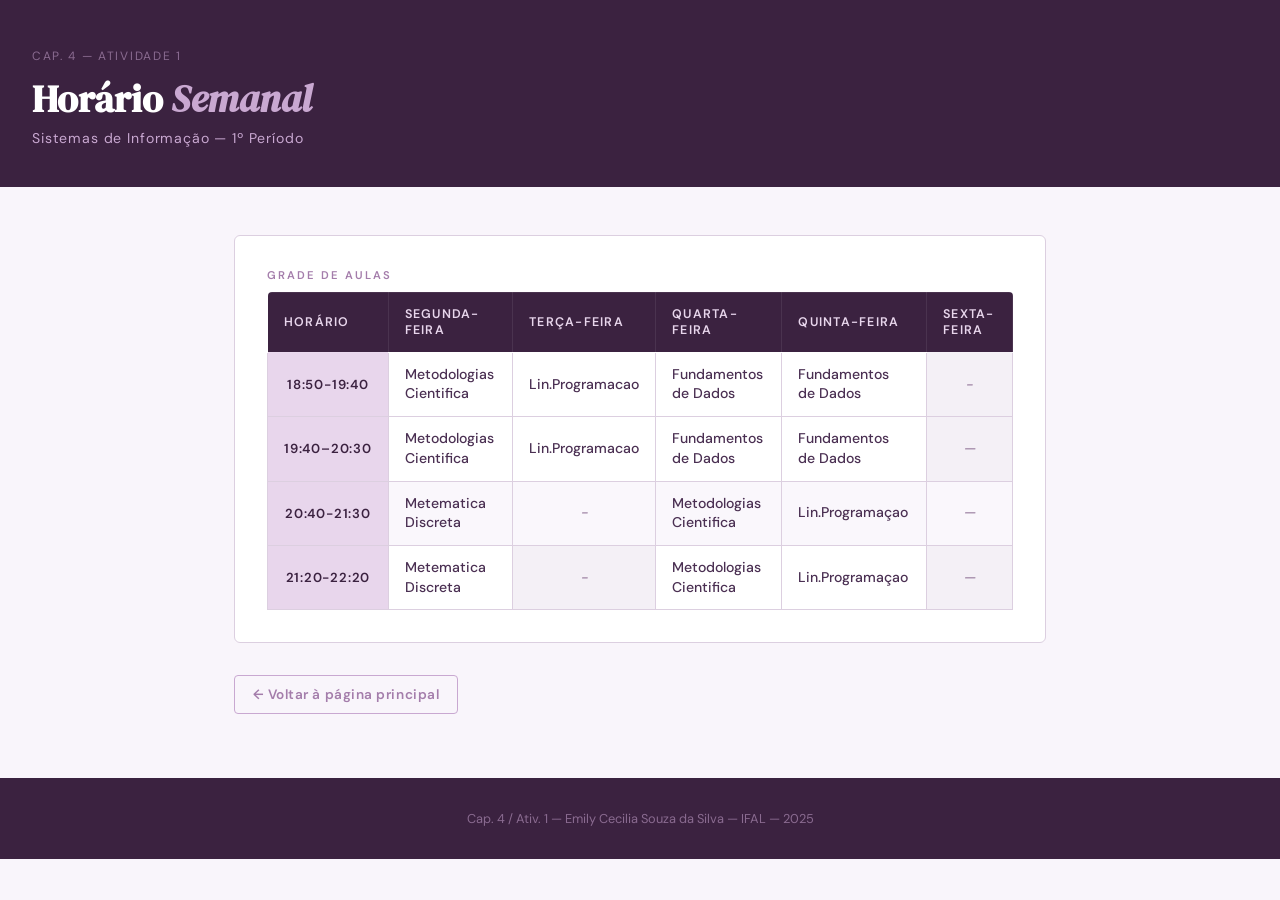
<file: cap04/at01.html>
<!DOCTYPE html>
<html lang="pt-BR">

<head>
    <meta charset="UTF-8" />
    <meta name="viewport" content="width=device-width, initial-scale=1.0" />
    <title>Horário Semanal — Cap. 4 / Ativ. 1</title>
    <link
        href="https://fonts.googleapis.com/css2?family=DM+Serif+Display:ital@0;1&family=DM+Sans:wght@300;400;500;600&display=swap"
        rel="stylesheet" />
    <style>
        :root {
            --bg: #f9f5fb;
            --ink: #3b2240;
            --primary: #A47DAB;
            --accent: #c9a8d1;
            --highlight: #e8d6ec;
            --text-body: #4a2f52;
            --muted: #8a6b90;
            --card: #ffffff;
            --border: #dccfe0;
            --free: #f4f0f6;
        }

        *,
        *::before,
        *::after {
            box-sizing: border-box;
            margin: 0;
            padding: 0;
        }

        body {
            font-family: 'DM Sans', sans-serif;
            background: var(--bg);
            color: var(--text-body);
            min-height: 100vh;
        }

        header {
            background: var(--ink);
            color: var(--highlight);
            padding: 3rem 2rem 2.5rem;
        }

        header p.breadcrumb {
            font-size: .75rem;
            letter-spacing: .14em;
            text-transform: uppercase;
            color: var(--muted);
            margin-bottom: .8rem;
        }

        header h1 {
            font-family: 'DM Serif Display', serif;
            font-size: clamp(1.6rem, 4vw, 2.4rem);
            color: #fff;
            line-height: 1.15;
        }

        header h1 span {
            color: var(--accent);
            font-style: italic;
        }

        header p.subtitle {
            margin-top: .5rem;
            font-size: .88rem;
            color: var(--accent);
            letter-spacing: .06em;
        }

        main {
            max-width: 860px;
            margin: 0 auto;
            padding: 3rem 1.5rem 4rem;
        }

        .card {
            background: var(--card);
            border: 1px solid var(--border);
            border-radius: 6px;
            padding: 2rem;
            margin-bottom: 2rem;
        }

        .section-label {
            font-size: .7rem;
            font-weight: 600;
            letter-spacing: .18em;
            text-transform: uppercase;
            color: var(--primary);
            margin-bottom: .6rem;
        }

        .table-wrapper {
            overflow-x: auto;
        }

        table {
            width: 100%;
            border-collapse: collapse;
            font-size: .88rem;
        }

        thead th {
            background: var(--ink);
            color: var(--highlight);
            font-weight: 600;
            font-size: .78rem;
            letter-spacing: .1em;
            text-transform: uppercase;
            padding: .85rem 1rem;
            text-align: left;
            border: 1px solid rgba(255, 255, 255, .08);
        }

        thead th:first-child {
            border-radius: 4px 0 0 0;
        }

        thead th:last-child {
            border-radius: 0 4px 0 0;
        }

        tbody th {
            background: var(--highlight);
            color: var(--ink);
            font-weight: 600;
            font-size: .82rem;
            letter-spacing: .06em;
            padding: .75rem 1rem;
            white-space: nowrap;
            border: 1px solid var(--border);
        }

        tbody td {
            padding: .75rem 1rem;
            border: 1px solid var(--border);
            color: var(--text-body);
            line-height: 1.4;
        }

        tbody tr:nth-child(even) td {
            background: #faf7fc;
        }

        tbody tr:hover td,
        tbody tr:hover th {
            background: var(--highlight);
            transition: background .15s;
        }

        td.livre {
            color: var(--muted);
            font-style: italic;
            text-align: center;
            background: var(--free);
        }

        td.disc {
            font-weight: 500;
        }

        .back-link {
            display: inline-flex;
            align-items: center;
            gap: .4rem;
            color: var(--primary);
            text-decoration: none;
            font-size: .85rem;
            font-weight: 600;
            letter-spacing: .04em;
            padding: .6rem 1.1rem;
            border: 1px solid var(--accent);
            border-radius: 4px;
            transition: background .2s, color .2s;
        }

        .back-link:hover {
            background: var(--primary);
            color: #fff;
        }

        footer {
            background: var(--ink);
            color: var(--muted);
            text-align: center;
            padding: 2rem 1rem;
            font-size: .8rem;
        }
    </style>
</head>

<body>

    <header>
        <p class="breadcrumb">Cap. 4 &mdash; Atividade 1</p>
        <h1>Horário <span>Semanal</span></h1>
        <p class="subtitle">Sistemas de Informação &mdash; 1º Período</p>
    </header>

    <main>
        <div class="card">
            <p class="section-label">Grade de aulas</p>

            <div class="table-wrapper">
          
                <table>
                    <thead>
                        <tr>
                            <th scope="col">Horário</th>
                            <th scope="col">Segunda-feira</th>
                            <th scope="col">Terça-feira</th>
                            <th scope="col">Quarta-feira</th>
                            <th scope="col">Quinta-feira</th>
                            <th scope="col">Sexta-feira</th>
                        </tr>
                    </thead>
                    <tbody>
                        <tr>
                            <th scope="row">18:50-19:40</th>
                            <td class="disc">Metodologias Cientifica</td>
                            <td class="disc">Lin.Programacao</td>
                            <td class="disc">Fundamentos de Dados </td>
                            <td class="disc">Fundamentos de Dados </td>
                            <td class="livre">-</td>
                        </tr>
                        <tr>
                        <tr>
                            <th scope="row">19:40–20:30</th>
                            <td class="disc">Metodologias Cientifica</td>
                            <td class="disc">Lin.Programacao</td>
                            <td class="disc">Fundamentos de Dados</td>     
                            <td class="disc">Fundamentos de Dados
                            <td class="livre">—</td>
                        </tr>
                        <tr>
                            <th scope="row">20:40-21:30</th>
                            <td class="disc">Metematica Discreta</td>
                            <td class="livre">-</td>
                            <td class="disc">Metodologias Cientifica</td>
                            <td class="disc">Lin.Programaçao</td>
                            <td class="livre">—</td>
                        </tr>
                        <tr>
                            <th scope="row">21:20-22:20</th>
                            <td class="disc">Metematica Discreta</td>
                            <td class="livre">-</td>
                            <td class="disc">Metodologias Cientifica</td>
                            <td class="disc">Lin.Programaçao</td>
                            <td class="livre">—</td>
                        </tr>
                    </tbody>
                </table>
            </div>
        </div>

        <a class="back-link" href="../index.html">&#8592; Voltar à página principal</a>
    </main>

    <footer>
        <p>Cap. 4 / Ativ. 1 &mdash; Emily Cecilia Souza da Silva &mdash; IFAL &mdash; 2025</p>
    </footer>

</body>

</html>
</file>
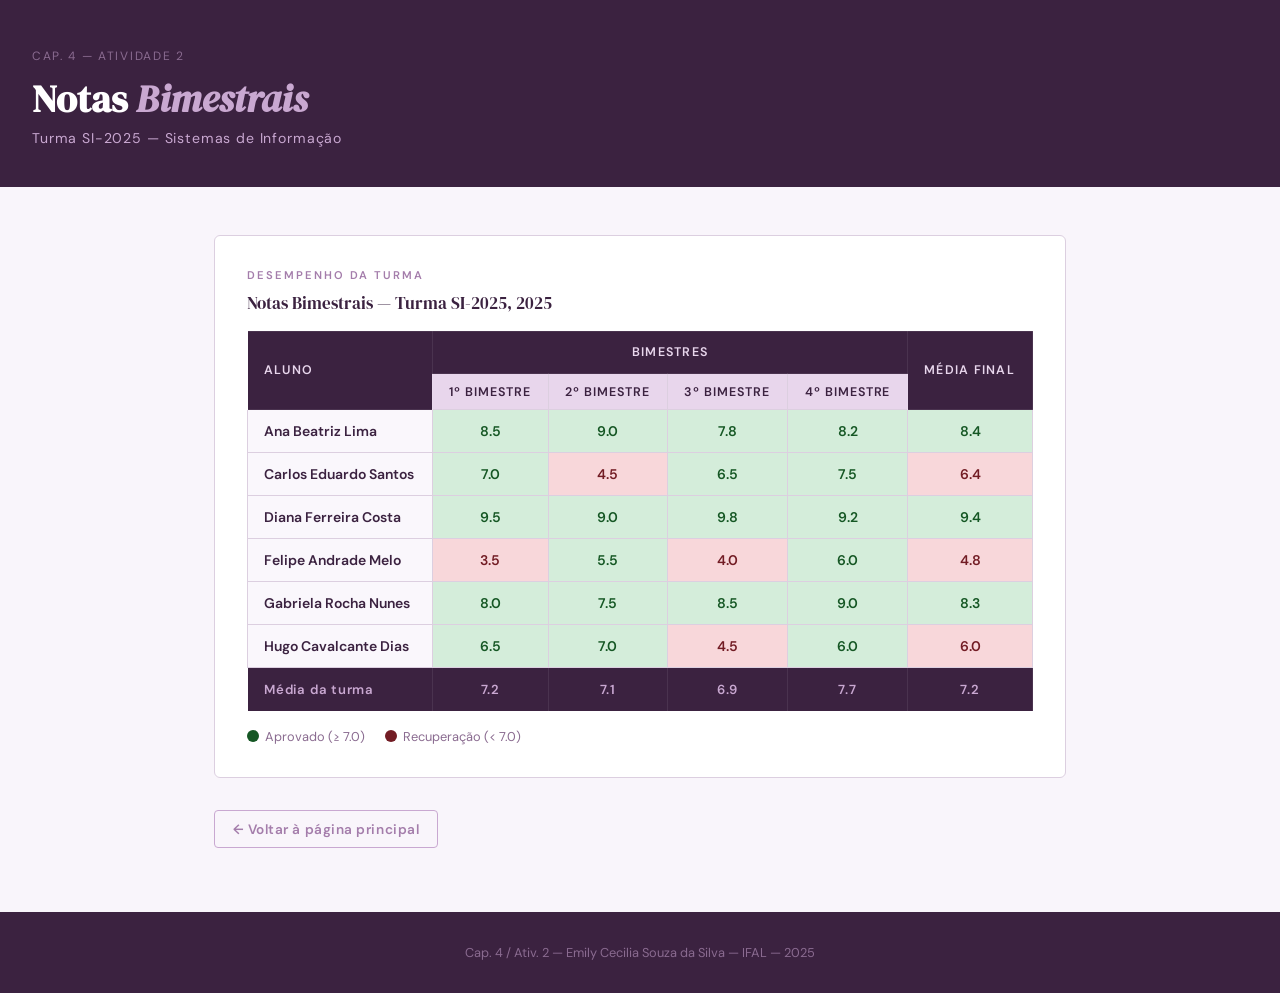
<file: cap04/at02.html>
<!DOCTYPE html>
<html lang="pt-BR">

<head>
    <meta charset="UTF-8" />
    <meta name="viewport" content="width=device-width, initial-scale=1.0" />
    <title>Notas Bimestrais — Cap. 4 / Ativ. 2</title>
    <link
        href="https://fonts.googleapis.com/css2?family=DM+Serif+Display:ital@0;1&family=DM+Sans:wght@300;400;500;600&display=swap"
        rel="stylesheet" />
    <style>
        :root {
            --bg: #f9f5fb;
            --ink: #3b2240;
            --primary: #A47DAB;
            --accent: #c9a8d1;
            --highlight: #e8d6ec;
            --text-body: #4a2f52;
            --muted: #8a6b90;
            --card: #ffffff;
            --border: #dccfe0;
            --pass: #d4edda;
            --fail: #f8d7da;
            --pass-text: #155724;
            --fail-text: #721c24;
        }

        *,
        *::before,
        *::after {
            box-sizing: border-box;
            margin: 0;
            padding: 0;
        }

        body {
            font-family: 'DM Sans', sans-serif;
            background: var(--bg);
            color: var(--text-body);
            min-height: 100vh;
        }

        header {
            background: var(--ink);
            color: var(--highlight);
            padding: 3rem 2rem 2.5rem;
        }

        header p.breadcrumb {
            font-size: .75rem;
            letter-spacing: .14em;
            text-transform: uppercase;
            color: var(--muted);
            margin-bottom: .8rem;
        }

        header h1 {
            font-family: 'DM Serif Display', serif;
            font-size: clamp(1.6rem, 4vw, 2.4rem);
            color: #fff;
            line-height: 1.15;
        }

        header h1 span {
            color: var(--accent);
            font-style: italic;
        }

        header p.subtitle {
            margin-top: .5rem;
            font-size: .88rem;
            color: var(--accent);
            letter-spacing: .06em;
        }

        main {
            max-width: 900px;
            margin: 0 auto;
            padding: 3rem 1.5rem 4rem;
        }

        .card {
            background: var(--card);
            border: 1px solid var(--border);
            border-radius: 6px;
            padding: 2rem;
            margin-bottom: 2rem;
        }

        .section-label {
            font-size: .7rem;
            font-weight: 600;
            letter-spacing: .18em;
            text-transform: uppercase;
            color: var(--primary);
            margin-bottom: .6rem;
        }

        .table-wrapper {
            overflow-x: auto;
        }

        table {
            width: 100%;
            border-collapse: collapse;
            font-size: .875rem;
        }

        caption {
            caption-side: top;
            font-family: 'DM Serif Display', serif;
            font-size: 1.05rem;
            color: var(--ink);
            text-align: left;
            padding-bottom: 1rem;
            font-weight: 400;
        }

        thead tr:first-child th {
            background: var(--ink);
            color: var(--highlight);
            font-size: .78rem;
            font-weight: 600;
            letter-spacing: .1em;
            text-transform: uppercase;
            padding: .8rem 1rem;
            border: 1px solid rgba(255, 255, 255, .08);
            text-align: center;
        }

        thead tr:first-child th:first-child,
        thead tr:first-child th:last-child {
            text-align: left;
        }

        thead tr:nth-child(2) th {
            background: var(--highlight);
            color: var(--ink);
            font-size: .78rem;
            font-weight: 600;
            letter-spacing: .08em;
            text-transform: uppercase;
            padding: .6rem 1rem;
            border: 1px solid var(--border);
            text-align: center;
        }

        tbody th {
            padding: .75rem 1rem;
            border: 1px solid var(--border);
            font-weight: 600;
            color: var(--ink);
            background: #faf7fc;
            text-align: left;
        }

        tbody td {
            padding: .75rem 1rem;
            border: 1px solid var(--border);
            text-align: center;
            color: var(--text-body);
        }

        tbody tr:nth-child(even) td {
            background: #faf7fc;
        }

        tbody tr:hover td,
        tbody tr:hover th {
            background: var(--highlight);
            transition: background .15s;
        }

        td.ok {
            color: var(--pass-text);
            background: var(--pass) !important;
            font-weight: 600;
        }

        td.fail {
            color: var(--fail-text);
            background: var(--fail) !important;
            font-weight: 600;
        }

        tfoot td,
        tfoot th {
            background: var(--ink);
            color: var(--accent);
            font-size: .82rem;
            font-weight: 600;
            letter-spacing: .06em;
            padding: .8rem 1rem;
            border: 1px solid rgba(255, 255, 255, .08);
            text-align: center;
        }

        tfoot th {
            text-align: left;
        }

        .legend {
            display: flex;
            gap: 1.2rem;
            flex-wrap: wrap;
            margin-top: 1rem;
            font-size: .8rem;
            color: var(--muted);
        }

        .legend span {
            display: flex;
            align-items: center;
            gap: .4rem;
        }

        .legend .dot {
            width: 12px;
            height: 12px;
            border-radius: 50%;
            display: inline-block;
        }

        .dot-ok {
            background: var(--pass-text);
        }

        .dot-fail {
            background: var(--fail-text);
        }

        .back-link {
            display: inline-flex;
            align-items: center;
            gap: .4rem;
            color: var(--primary);
            text-decoration: none;
            font-size: .85rem;
            font-weight: 600;
            letter-spacing: .04em;
            padding: .6rem 1.1rem;
            border: 1px solid var(--accent);
            border-radius: 4px;
            transition: background .2s, color .2s;
        }

        .back-link:hover {
            background: var(--primary);
            color: #fff;
        }

        footer {
            background: var(--ink);
            color: var(--muted);
            text-align: center;
            padding: 2rem 1rem;
            font-size: .8rem;
        }
    </style>
</head>

<body>

    <header>
        <p class="breadcrumb">Cap. 4 &mdash; Atividade 2</p>
        <h1>Notas <span>Bimestrais</span></h1>
        <p class="subtitle">Turma SI-2025 &mdash; Sistemas de Informação</p>
    </header>

    <main>
        <div class="card">
            <p class="section-label">Desempenho da turma</p>

            <div class="table-wrapper">
          
       
                <table>
                    <caption>Notas Bimestrais — Turma SI-2025, 2025</caption>

                    <thead>
                      
                        <tr>
                            <th scope="col" rowspan="2">Aluno</th>
                            <th scope="colgroup" colspan="4">Bimestres</th>
                            <th scope="col" rowspan="2">Média Final</th>
                        </tr>
                  
                        <tr>
                            <th scope="col">1º Bimestre</th>
                            <th scope="col">2º Bimestre</th>
                            <th scope="col">3º Bimestre</th>
                            <th scope="col">4º Bimestre</th>
                        </tr>
                    </thead>

                    <tbody>
                        <tr>
                            <th scope="row">Ana Beatriz Lima</th>
                            <td class="ok">8.5</td>
                            <td class="ok">9.0</td>
                            <td class="ok">7.8</td>
                            <td class="ok">8.2</td>
                            <td class="ok">8.4</td>
                        </tr>
                        <tr>
                            <th scope="row">Carlos Eduardo Santos</th>
                            <td class="ok">7.0</td>
                            <td class="fail">4.5</td>
                            <td class="ok">6.5</td>
                            <td class="ok">7.5</td>
                            <td class="fail">6.4</td>
                        </tr>
                        <tr>
                            <th scope="row">Diana Ferreira Costa</th>
                            <td class="ok">9.5</td>
                            <td class="ok">9.0</td>
                            <td class="ok">9.8</td>
                            <td class="ok">9.2</td>
                            <td class="ok">9.4</td>
                        </tr>
                        <tr>
                            <th scope="row">Felipe Andrade Melo</th>
                            <td class="fail">3.5</td>
                            <td class="ok">5.5</td>
                            <td class="fail">4.0</td>
                            <td class="ok">6.0</td>
                            <td class="fail">4.8</td>
                        </tr>
                        <tr>
                            <th scope="row">Gabriela Rocha Nunes</th>
                            <td class="ok">8.0</td>
                            <td class="ok">7.5</td>
                            <td class="ok">8.5</td>
                            <td class="ok">9.0</td>
                            <td class="ok">8.3</td>
                        </tr>
                        <tr>
                            <th scope="row">Hugo Cavalcante Dias</th>
                            <td class="ok">6.5</td>
                            <td class="ok">7.0</td>
                            <td class="fail">4.5</td>
                            <td class="ok">6.0</td>
                            <td class="fail">6.0</td>
                        </tr>
                    </tbody>

                    <tfoot>
                        <tr>
                            <th scope="row">Média da turma</th>
                            <td>7.2</td>
                            <td>7.1</td>
                            <td>6.9</td>
                            <td>7.7</td>
                            <td>7.2</td>
                        </tr>
                    </tfoot>
                </table>
            </div>

            <div class="legend">
                <span><span class="dot dot-ok"></span> Aprovado (≥ 7.0)</span>
                <span><span class="dot dot-fail"></span> Recuperação (&lt; 7.0)</span>
            </div>
        </div>

        <a class="back-link" href="../index.html">&#8592; Voltar à página principal</a>
    </main>

    <footer>
        <p>Cap. 4 / Ativ. 2 &mdash; Emily Cecilia Souza da Silva &mdash; IFAL &mdash; 2025</p>
    </footer>

</body>

</html>
</file>
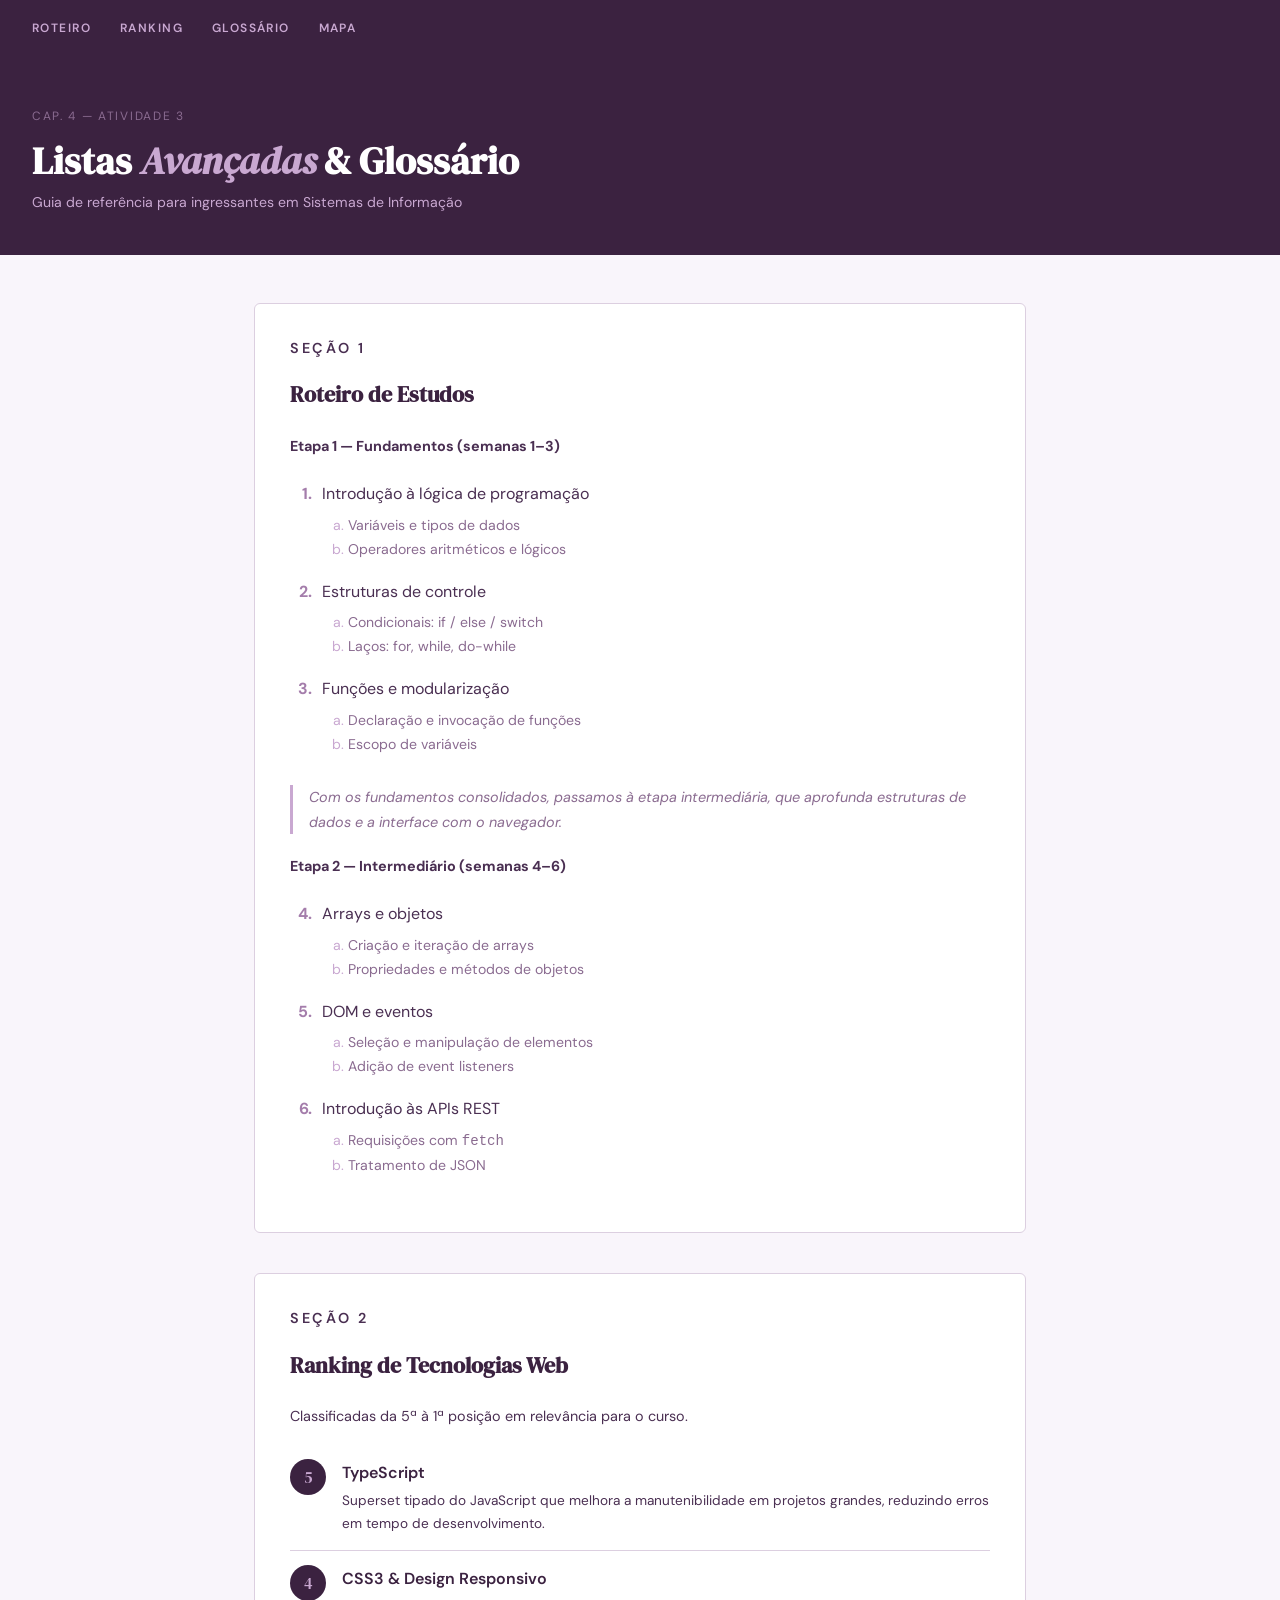
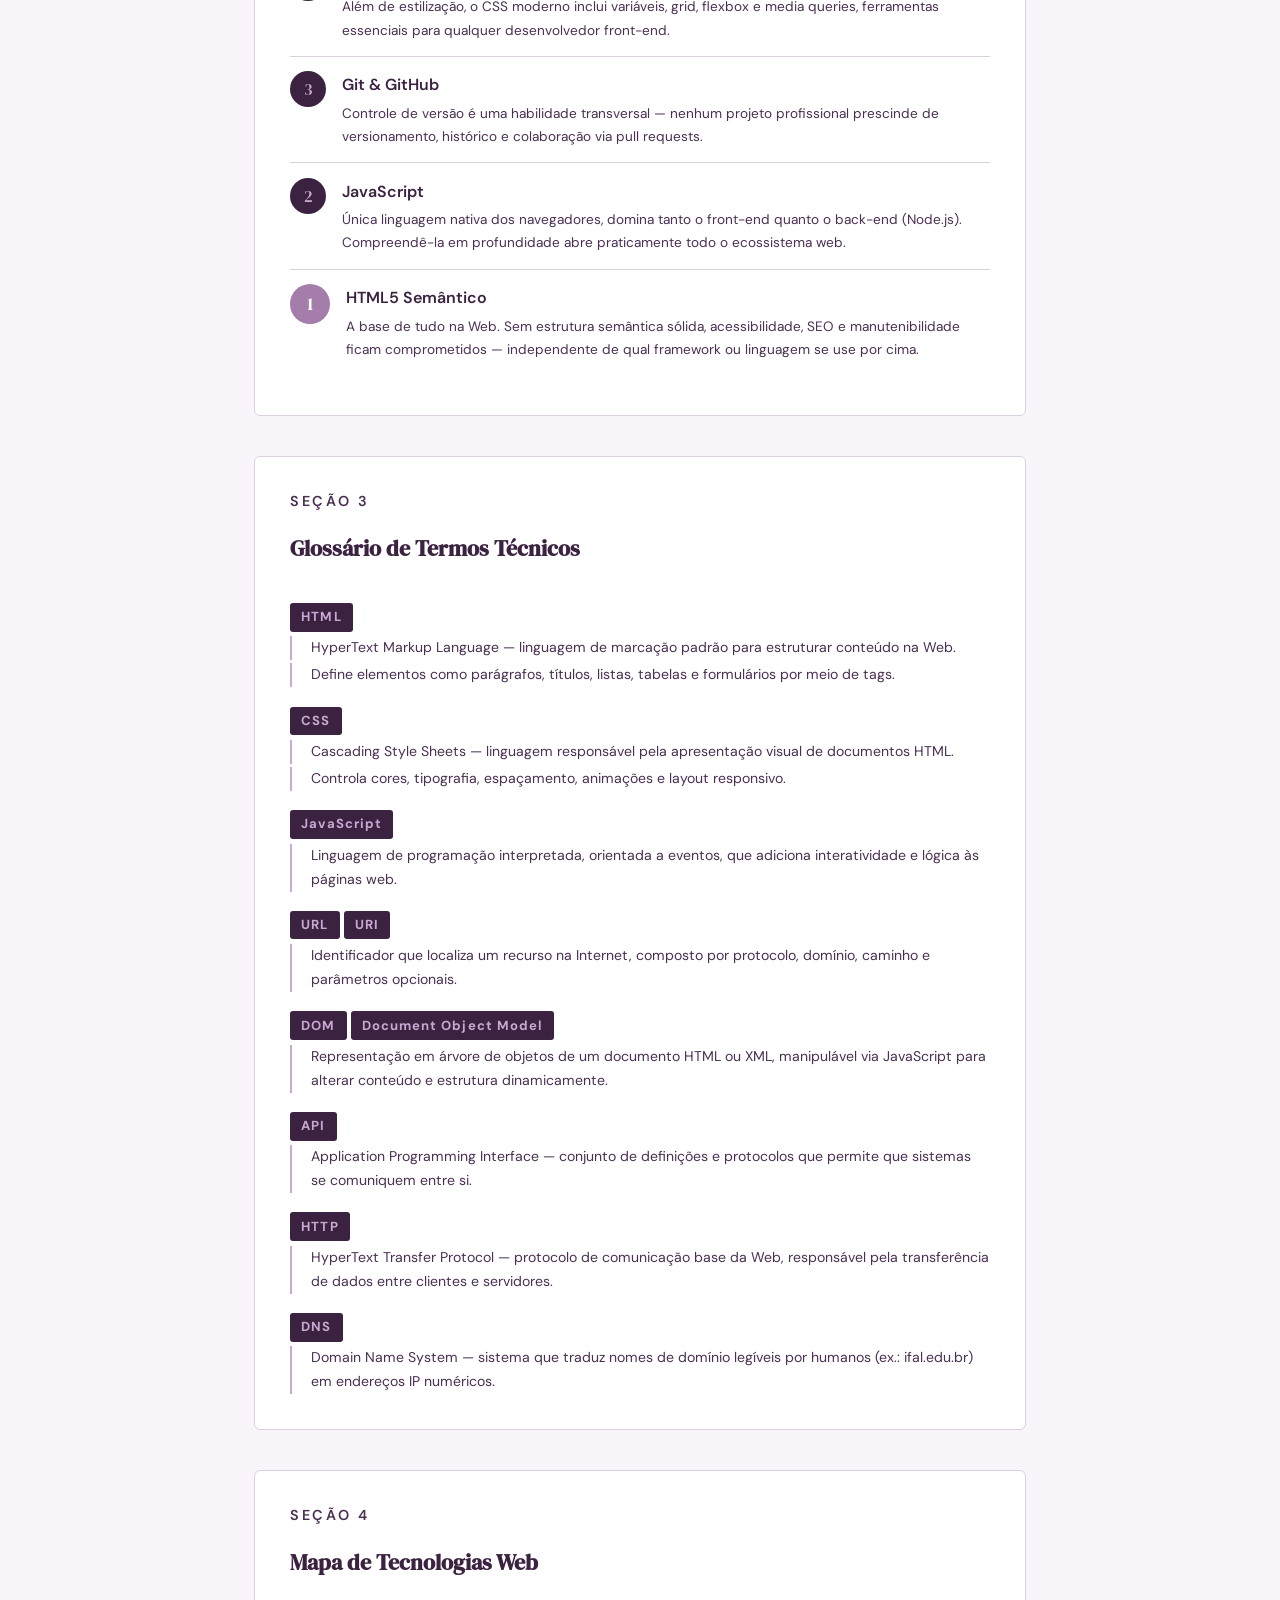
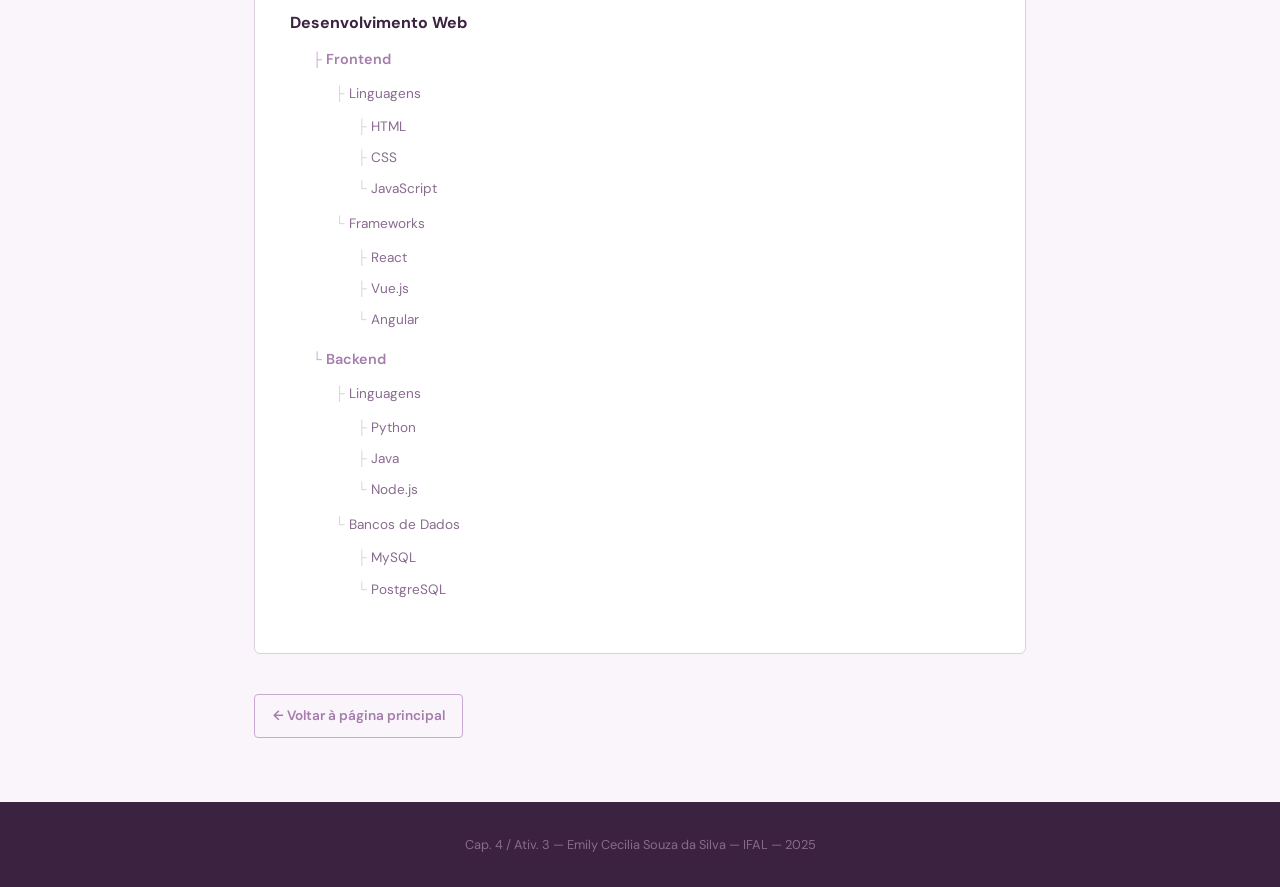
<file: cap04/at03.html>
<!DOCTYPE html>
<html lang="pt-BR">

<head>
    <meta charset="UTF-8" />
    <meta name="viewport" content="width=device-width, initial-scale=1.0" />
    <title>Listas Avançadas e Glossário — Cap. 4 / Ativ. 3</title>
    <link
        href="https://fonts.googleapis.com/css2?family=DM+Serif+Display:ital@0;1&family=DM+Sans:wght@300;400;500;600&display=swap"
        rel="stylesheet" />
    <style>
        :root {
            --bg: #f9f5fb;
            --ink: #3b2240;
            --primary: #A47DAB;
            --accent: #c9a8d1;
            --highlight: #e8d6ec;
            --text-body: #4a2f52;
            --muted: #8a6b90;
            --card: #ffffff;
            --border: #dccfe0;
        }

        *,
        *::before,
        *::after {
            box-sizing: border-box;
            margin: 0;
            padding: 0;
        }

        body {
            font-family: 'DM Sans', sans-serif;
            background: var(--bg);
            color: var(--text-body);
            min-height: 100vh;
            line-height: 1.7;
        }

        nav.toc {
            position: sticky;
            top: 0;
            z-index: 100;
            background: var(--ink);
            padding: .9rem 2rem;
            display: flex;
            gap: 1.8rem;
            flex-wrap: wrap;
        }

        nav.toc a {
            color: var(--accent);
            text-decoration: none;
            font-size: .75rem;
            font-weight: 600;
            letter-spacing: .12em;
            text-transform: uppercase;
            padding: .2rem 0;
            border-bottom: 2px solid transparent;
            transition: border-color .2s, color .2s;
        }

        nav.toc a:hover {
            color: #fff;
            border-bottom-color: var(--accent);
        }

        header {
            background: var(--ink);
            color: var(--highlight);
            padding: 3rem 2rem 2.5rem;
        }

        header p.breadcrumb {
            font-size: .75rem;
            letter-spacing: .14em;
            text-transform: uppercase;
            color: var(--muted);
            margin-bottom: .8rem;
        }

        header h1 {
            font-family: 'DM Serif Display', serif;
            font-size: clamp(1.6rem, 4vw, 2.4rem);
            color: #fff;
            line-height: 1.15;
        }

        header h1 span {
            color: var(--accent);
            font-style: italic;
        }

        header p.subtitle {
            margin-top: .5rem;
            font-size: .88rem;
            color: var(--accent);
        }

        main {
            max-width: 820px;
            margin: 0 auto;
            padding: 3rem 1.5rem 4rem;
        }

        .card {
            background: var(--card);
            border: 1px solid var(--border);
            border-radius: 6px;
            padding: 2rem 2.2rem;
            margin-bottom: 2.5rem;
        }

        .section-label {
            font-size: .7rem;
            font-weight: 600;
            letter-spacing: .18em;
            text-transform: uppercase;
            color: var(--primary);
            margin-bottom: .5rem;
        }

        .card h2 {
            font-family: 'DM Serif Display', serif;
            font-size: 1.4rem;
            color: var(--ink);
            margin-bottom: 1.2rem;
        }

        .card p {
            font-size: .9rem;
            color: var(--text-body);
            margin-bottom: 1rem;
        }

        .card p.transition {
            border-left: 3px solid var(--accent);
            padding-left: 1rem;
            color: var(--muted);
            font-style: italic;
            margin: 1.2rem 0;
        }

        ol.roteiro {
            padding-left: 1.6rem;
            margin-bottom: .8rem;
        }

        ol.roteiro>li {
            padding: .4rem 0 .4rem .4rem;
            color: var(--text-body);
        }

        ol.roteiro>li::marker {
            color: var(--primary);
            font-weight: 700;
        }

        ol.sub {
            list-style-type: lower-alpha;
            margin-top: .4rem;
            margin-bottom: .2rem;
            padding-left: 1.6rem;
        }

        ol.sub li {
            color: var(--muted);
            font-size: .88rem;
        }

        ol.sub li::marker {
            color: var(--accent);
        }

        ol.ranking {
            list-style: none;
            padding: 0;
            counter-reset: rank-counter 6;
            margin-bottom: .5rem;
        }

        ol.ranking li {
            counter-increment: rank-counter -1;
            display: flex;
            gap: 1rem;
            align-items: flex-start;
            padding: .9rem 0;
            border-bottom: 1px solid var(--border);
        }

        ol.ranking li:last-child {
            border-bottom: none;
        }

        .rank-badge {
            flex-shrink: 0;
            width: 36px;
            height: 36px;
            background: var(--ink);
            color: var(--accent);
            border-radius: 50%;
            display: flex;
            align-items: center;
            justify-content: center;
            font-family: 'DM Serif Display', serif;
            font-size: 1rem;
            line-height: 1;
        }

        ol.ranking li:last-child .rank-badge {
            background: var(--primary);
            color: #fff;
            width: 40px;
            height: 40px;
            font-size: 1.15rem;
        }

        .rank-content strong {
            display: block;
            font-weight: 600;
            color: var(--ink);
        }

        .rank-content p {
            font-size: .85rem;
            margin: .2rem 0 0;
        }

        dl.glossary {
            margin-top: .5rem;
        }

        dl.glossary dt {
            display: inline-block;
            background: var(--ink);
            color: var(--accent);
            font-weight: 700;
            font-size: .82rem;
            letter-spacing: .08em;
            padding: .2rem .7rem;
            border-radius: 3px;
            margin-top: 1rem;
            margin-bottom: .3rem;
        }

        dl.glossary dt+dt {
            margin-top: .3rem;
        }

        dl.glossary dd {
            padding-left: 1.2rem;
            font-size: .88rem;
            color: var(--text-body);
            border-left: 2px solid var(--accent);
            margin-bottom: .2rem;
        }

        dl.glossary dd+dd {
            margin-top: .2rem;
        }

        ul.tree {
            list-style: none;
            padding: 0;
            font-size: .9rem;
        }

        ul.tree>li {
            padding: .5rem 0;
            border-bottom: 1px solid var(--border);
        }

        ul.tree>li:last-child {
            border-bottom: none;
        }

        ul.tree>li>strong {
            color: var(--ink);
            font-size: 1rem;
            font-weight: 700;
        }

        ul.tree ul {
            list-style: none;
            padding-left: 1.4rem;
            margin-top: .4rem;
        }

        ul.tree ul li {
            padding: .25rem 0;
            position: relative;
        }

        ul.tree ul li::before {
            content: "├ ";
            color: var(--accent);
            font-size: .85rem;
        }

        ul.tree ul li:last-child::before {
            content: "└ ";
        }

        ul.tree ul>li>span.cat {
            color: var(--primary);
            font-weight: 600;
        }

        ul.tree ul ul li::before {
            color: var(--border);
        }

        ul.tree ul ul li {
            color: var(--muted);
            font-size: .85rem;
        }

        .back-link {
            display: inline-flex;
            align-items: center;
            gap: .4rem;
            color: var(--primary);
            text-decoration: none;
            font-size: .85rem;
            font-weight: 600;
            padding: .6rem 1.1rem;
            border: 1px solid var(--accent);
            border-radius: 4px;
            transition: background .2s, color .2s;
        }

        .back-link:hover {
            background: var(--primary);
            color: #fff;
        }

        footer {
            background: var(--ink);
            color: var(--muted);
            text-align: center;
            padding: 2rem 1rem;
            font-size: .8rem;
        }
    </style>
</head>

<body>

    <nav class="toc" aria-label="Seções da atividade">
        <a href="#roteiro">Roteiro</a>
        <a href="#ranking">Ranking</a>
        <a href="#glossario">Glossário</a>
        <a href="#mapa">Mapa</a>
    </nav>

    <header>
        <p class="breadcrumb">Cap. 4 &mdash; Atividade 3</p>
        <h1>Listas <span>Avançadas</span> &amp; Glossário</h1>
        <p class="subtitle">Guia de referência para ingressantes em Sistemas de Informação</p>
    </header>

    <main>

      
        <section id="roteiro" class="card">
            <p class="section-label">Seção 1</p>
            <h2>Roteiro de Estudos</h2>

            <p><strong>Etapa 1 — Fundamentos (semanas 1–3)</strong></p>
            <ol class="roteiro" type="1" start="1">
                <li>
                    Introdução à lógica de programação
                    <ol class="sub" type="a">
                        <li>Variáveis e tipos de dados</li>
                        <li>Operadores aritméticos e lógicos</li>
                    </ol>
                </li>
                <li>
                    Estruturas de controle
                    <ol class="sub" type="a">
                        <li>Condicionais: if / else / switch</li>
                        <li>Laços: for, while, do-while</li>
                    </ol>
                </li>
                <li>
                    Funções e modularização
                    <ol class="sub" type="a">
                        <li>Declaração e invocação de funções</li>
                        <li>Escopo de variáveis</li>
                    </ol>
                </li>
            </ol>

            <p class="transition">
                Com os fundamentos consolidados, passamos à etapa intermediária, que aprofunda
                estruturas de dados e a interface com o navegador.
            </p>

            <p><strong>Etapa 2 — Intermediário (semanas 4–6)</strong></p>
            <ol class="roteiro" type="1" start="4">
                <li>
                    Arrays e objetos
                    <ol class="sub" type="a">
                        <li>Criação e iteração de arrays</li>
                        <li>Propriedades e métodos de objetos</li>
                    </ol>
                </li>
                <li>
                    DOM e eventos
                    <ol class="sub" type="a">
                        <li>Seleção e manipulação de elementos</li>
                        <li>Adição de event listeners</li>
                    </ol>
                </li>
                <li>
                    Introdução às APIs REST
                    <ol class="sub" type="a">
                        <li>Requisições com <code>fetch</code></li>
                        <li>Tratamento de JSON</li>
                    </ol>
                </li>
            </ol>
        </section>

       
        <section id="ranking" class="card">
            <p class="section-label">Seção 2</p>
            <h2>Ranking de Tecnologias Web</h2>
            <p>Classificadas da 5ª à 1ª posição em relevância para o curso.</p>

            
            <ol class="ranking" reversed start="5">
                <li>
                    <span class="rank-badge">5</span>
                    <div class="rank-content">
                        <strong>TypeScript</strong>
                        <p>Superset tipado do JavaScript que melhora a manutenibilidade em projetos grandes,
                            reduzindo erros em tempo de desenvolvimento.</p>
                    </div>
                </li>
                <li>
                    <span class="rank-badge">4</span>
                    <div class="rank-content">
                        <strong>CSS3 &amp; Design Responsivo</strong>
                        <p>Além de estilização, o CSS moderno inclui variáveis, grid, flexbox e
                            media queries, ferramentas essenciais para qualquer desenvolvedor front-end.</p>
                    </div>
                </li>
                <li>
                    <span class="rank-badge">3</span>
                    <div class="rank-content">
                        <strong>Git &amp; GitHub</strong>
                        <p>Controle de versão é uma habilidade transversal — nenhum projeto profissional
                            prescinde de versionamento, histórico e colaboração via pull requests.</p>
                    </div>
                </li>
                <li>
                    <span class="rank-badge">2</span>
                    <div class="rank-content">
                        <strong>JavaScript</strong>
                        <p>Única linguagem nativa dos navegadores, domina tanto o front-end quanto
                            o back-end (Node.js). Compreendê-la em profundidade abre praticamente
                            todo o ecossistema web.</p>
                    </div>
                </li>
                <li>
                    <span class="rank-badge">1</span>
                    <div class="rank-content">
                        <strong>HTML5 Semântico</strong>
                        <p>A base de tudo na Web. Sem estrutura semântica sólida, acessibilidade, SEO
                            e manutenibilidade ficam comprometidos — independente de qual framework ou
                            linguagem se use por cima.</p>
                    </div>
                </li>
            </ol>
        </section>

   
        <section id="glossario" class="card">
            <p class="section-label">Seção 3</p>
            <h2>Glossário de Termos Técnicos</h2>

        
            <dl class="glossary">

                <dt>HTML</dt>
                <dd>HyperText Markup Language — linguagem de marcação padrão para estruturar conteúdo na Web.</dd>
                <dd>Define elementos como parágrafos, títulos, listas, tabelas e formulários por meio de tags.</dd>

                <dt>CSS</dt>
                <dd>Cascading Style Sheets — linguagem responsável pela apresentação visual de documentos HTML.</dd>
                <dd>Controla cores, tipografia, espaçamento, animações e layout responsivo.</dd>

                <dt>JavaScript</dt>
                <dd>Linguagem de programação interpretada, orientada a eventos, que adiciona interatividade e lógica às
                    páginas web.</dd>

                <dt>URL</dt>
                <dt>URI</dt>
                <dd>Identificador que localiza um recurso na Internet, composto por protocolo, domínio, caminho e
                    parâmetros opcionais.</dd>

             
                <dt>DOM</dt>
                <dt>Document Object Model</dt>
                <dd>Representação em árvore de objetos de um documento HTML ou XML, manipulável via JavaScript para
                    alterar conteúdo e estrutura dinamicamente.</dd>

                <dt>API</dt>
                <dd>Application Programming Interface — conjunto de definições e protocolos que permite que sistemas se
                    comuniquem entre si.</dd>

                <dt>HTTP</dt>
                <dd>HyperText Transfer Protocol — protocolo de comunicação base da Web, responsável pela transferência
                    de dados entre clientes e servidores.</dd>

                <dt>DNS</dt>
                <dd>Domain Name System — sistema que traduz nomes de domínio legíveis por humanos (ex.: ifal.edu.br) em
                    endereços IP numéricos.</dd>

            </dl>
        </section>

  
        <section id="mapa" class="card">
            <p class="section-label">Seção 4</p>
            <h2>Mapa de Tecnologias Web</h2>

       
            <ul class="tree">
                <li>
                    <strong>Desenvolvimento Web</strong>
                    <ul>
                        <li>
                            <span class="cat">Frontend</span>
                            <ul>
                                <li>
                                    Linguagens
                                    <ul>
                                        <li>HTML</li>
                                        <li>CSS</li>
                                        <li>JavaScript</li>
                                    </ul>
                                </li>
                                <li>
                                    Frameworks
                                    <ul>
                                        <li>React</li>
                                        <li>Vue.js</li>
                                        <li>Angular</li>
                                    </ul>
                                </li>
                            </ul>
                        </li>
                        <li>
                            <span class="cat">Backend</span>
                            <ul>
                                <li>
                                    Linguagens
                                    <ul>
                                        <li>Python</li>
                                        <li>Java</li>
                                        <li>Node.js</li>
                                    </ul>
                                </li>
                                <li>
                                    Bancos de Dados
                                    <ul>
                                        <li>MySQL</li>
                                        <li>PostgreSQL</li>
                                    </ul>
                                </li>
                            </ul>
                        </li>
                    </ul>
                </li>
            </ul>
        </section>

        <a class="back-link" href="../index.html">&#8592; Voltar à página principal</a>
    </main>

    <footer>
        <p>Cap. 4 / Ativ. 3 &mdash; Emily Cecilia Souza da Silva &mdash; IFAL &mdash; 2025</p>
    </footer>

</body>

</html>
</file>
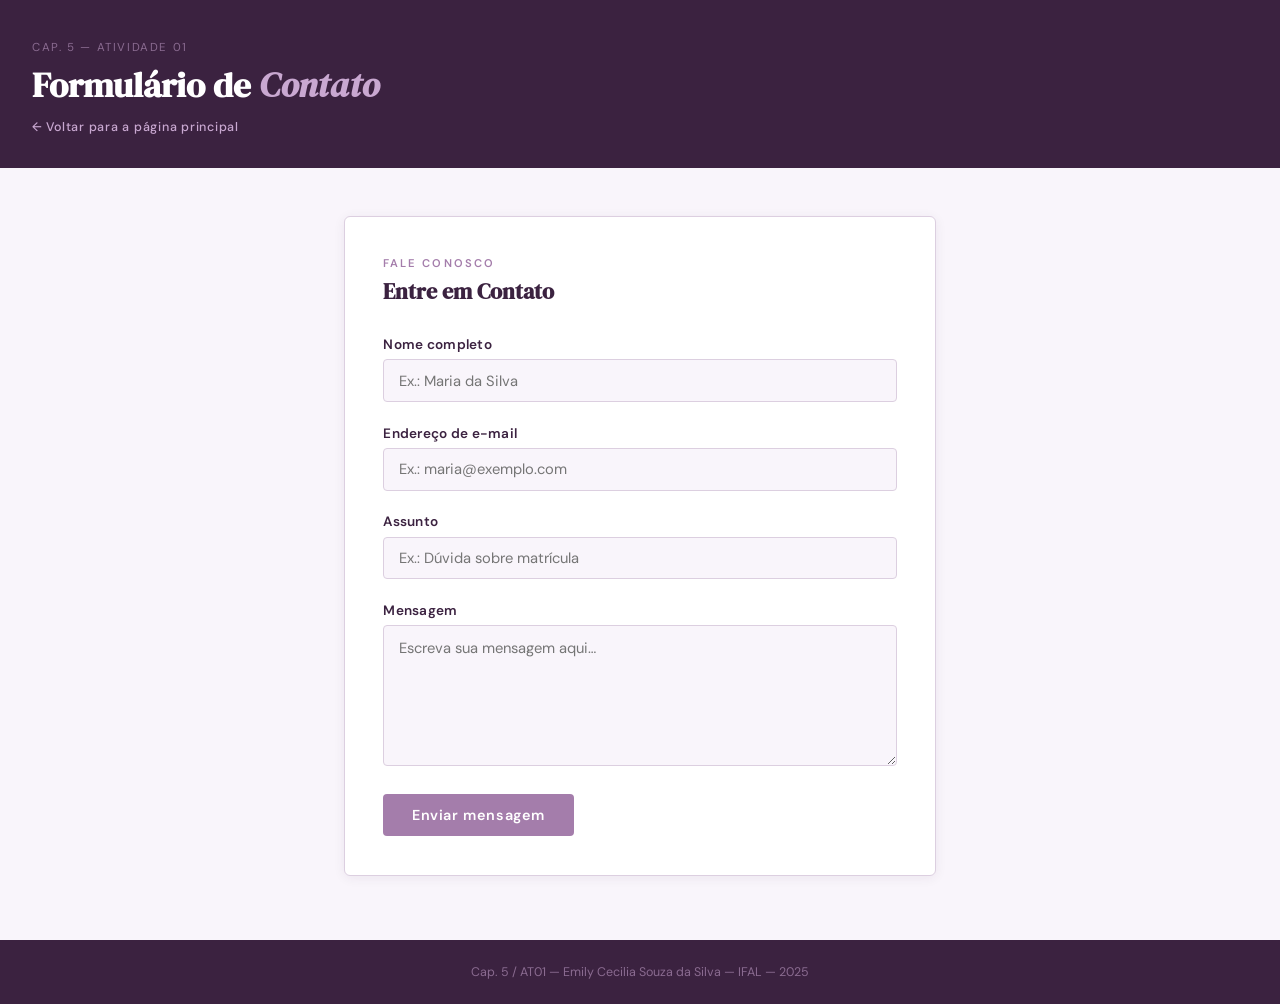
<file: cap05/at01.html>
<!DOCTYPE html>
<html lang="pt-BR">

<head>
    <meta charset="UTF-8" />
    <meta name="viewport" content="width=device-width, initial-scale=1.0" />
    <title>PWEB1 — Cap. 05 — AT01 — Formulário de Contato</title>
    <link
        href="https://fonts.googleapis.com/css2?family=DM+Serif+Display:ital@0;1&family=DM+Sans:wght@300;400;500;600&display=swap"
        rel="stylesheet" />
    <style>
        :root {
            --bg: #f9f5fb;
            --ink: #3b2240;
            --primary: #A47DAB;
            --accent: #c9a8d1;
            --highlight: #e8d6ec;
            --text-body: #4a2f52;
            --muted: #8a6b90;
            --card: #ffffff;
            --border: #dccfe0;
            --radius: 6px;
            --shadow: 0 2px 12px rgba(59, 34, 64, .07);
            --transition: .2s ease;
        }

        *,
        *::before,
        *::after {
            box-sizing: border-box;
            margin: 0;
            padding: 0;
        }

        body {
            font-family: 'DM Sans', sans-serif;
            background: var(--bg);
            color: var(--text-body);
            min-height: 100vh;
            -webkit-font-smoothing: antialiased;
        }

        .page-header {
            background: var(--ink);
            padding: 2.5rem 2rem 2rem;
        }

        .page-header p.breadcrumb {
            font-size: .72rem;
            letter-spacing: .14em;
            text-transform: uppercase;
            color: var(--muted);
            margin-bottom: .6rem;
        }

        .page-header h1 {
            font-family: 'DM Serif Display', serif;
            font-size: clamp(1.5rem, 4vw, 2.2rem);
            color: #fff;
            line-height: 1.15;
        }

        .page-header h1 span {
            color: var(--accent);
            font-style: italic;
        }

        .back-link {
            display: inline-flex;
            align-items: center;
            gap: .35rem;
            color: var(--accent);
            text-decoration: none;
            font-size: .78rem;
            font-weight: 500;
            margin-top: .9rem;
            letter-spacing: .06em;
            transition: color var(--transition);
        }

        .back-link:hover {
            color: #fff;
        }

        main {
            max-width: 640px;
            margin: 0 auto;
            padding: 3rem 1.5rem 4rem;
        }

        .form-card {
            background: var(--card);
            border: 1px solid var(--border);
            border-radius: var(--radius);
            padding: 2.4rem;
            box-shadow: var(--shadow);
        }

        .form-card .section-label {
            font-size: .7rem;
            font-weight: 600;
            letter-spacing: .18em;
            text-transform: uppercase;
            color: var(--primary);
            margin-bottom: .4rem;
        }

        .form-card h2 {
            font-family: 'DM Serif Display', serif;
            font-size: 1.4rem;
            color: var(--ink);
            margin-bottom: 1.8rem;
        }

        .field {
            display: flex;
            flex-direction: column;
            gap: .4rem;
            margin-bottom: 1.4rem;
        }

        label {
            font-size: .85rem;
            font-weight: 600;
            color: var(--ink);
            letter-spacing: .02em;
        }

        input[type="text"],
        input[type="email"],
        textarea {
            width: 100%;
            padding: .65rem .9rem;
            font-family: 'DM Sans', sans-serif;
            font-size: .92rem;
            color: var(--text-body);
            background: var(--bg);
            border: 1px solid var(--border);
            border-radius: 4px;
            transition: border-color var(--transition), box-shadow var(--transition);
            outline: none;
        }

        input[type="text"]:focus,
        input[type="email"]:focus,
        textarea:focus {
            border-color: var(--primary);
            box-shadow: 0 0 0 3px rgba(164, 125, 171, .2);
        }

        textarea {
            resize: vertical;
            line-height: 1.6;
        }

        .btn-submit {
            display: inline-block;
            background: var(--primary);
            color: #fff;
            border: none;
            border-radius: 4px;
            padding: .75rem 1.8rem;
            font-family: 'DM Sans', sans-serif;
            font-size: .9rem;
            font-weight: 600;
            letter-spacing: .04em;
            cursor: pointer;
            transition: background var(--transition), transform var(--transition);
            margin-top: .4rem;
        }

        .btn-submit:hover,
        .btn-submit:focus-visible {
            background: var(--ink);
            transform: translateY(-2px);
            outline: none;
        }

        .page-footer {
            background: var(--ink);
            color: var(--muted);
            text-align: center;
            padding: 1.5rem 1rem;
            font-size: .78rem;
        }
    </style>
</head>

<body>

    <header class="page-header">
        <p class="breadcrumb">Cap. 5 &mdash; Atividade 01</p>
        <h1>Formulário de <span>Contato</span></h1>
        <a class="back-link" href="../index.html">&#8592; Voltar para a página principal</a>
    </header>

    <main>
        <div class="form-card">
            <p class="section-label">Fale conosco</p>
            <h2>Entre em Contato</h2>

            
            <form action="https://httpbin.org/get" method="get" novalidate>

                <div class="field">
                    <label for="nome">Nome completo</label>
                    <input type="text" id="nome" name="nome" placeholder="Ex.: Maria da Silva" autocomplete="name"
                        required />
                </div>

                <div class="field">
                    <label for="email">Endereço de e-mail</label>
                    <input type="email" id="email" name="email" placeholder="Ex.: maria@exemplo.com"
                        autocomplete="email" required />
                </div>

                <div class="field">
                    <label for="assunto">Assunto</label>
                    <input type="text" id="assunto" name="assunto" placeholder="Ex.: Dúvida sobre matrícula" required />
                </div>

                <div class="field">
                    <label for="mensagem">Mensagem</label>
                    <textarea id="mensagem" name="mensagem" rows="5" placeholder="Escreva sua mensagem aqui…"
                        required></textarea>
                </div>

                <button class="btn-submit" type="submit">Enviar mensagem</button>

            </form>
        </div>
    </main>

    <footer class="page-footer">
        <p>Cap. 5 / AT01 &mdash; Emily Cecilia Souza da Silva &mdash; IFAL &mdash; 2025</p>
    </footer>

</body>

</html>
</file>
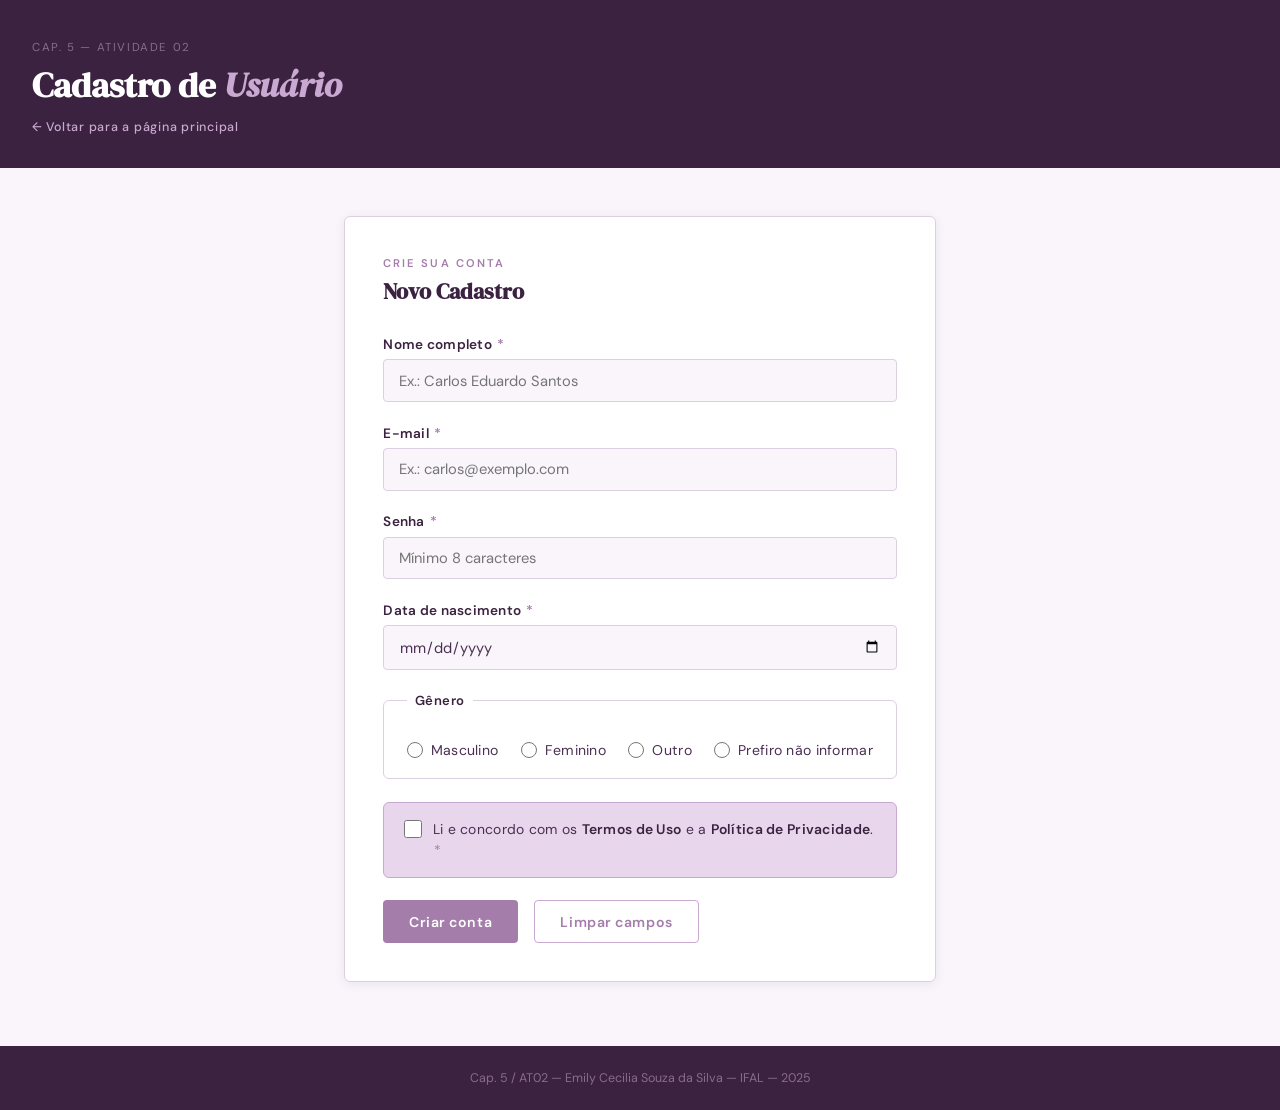
<file: cap05/at02.html>
<!DOCTYPE html>
<html lang="pt-BR">

<head>
    <meta charset="UTF-8" />
    <meta name="viewport" content="width=device-width, initial-scale=1.0" />
    <title>PWEB1 — Cap. 05 — AT02 — Cadastro de Usuário</title>
    <link
        href="https://fonts.googleapis.com/css2?family=DM+Serif+Display:ital@0;1&family=DM+Sans:wght@300;400;500;600&display=swap"
        rel="stylesheet" />
    <style>
        :root {
            --bg: #f9f5fb;
            --ink: #3b2240;
            --primary: #A47DAB;
            --accent: #c9a8d1;
            --highlight: #e8d6ec;
            --text-body: #4a2f52;
            --muted: #8a6b90;
            --card: #ffffff;
            --border: #dccfe0;
            --radius: 6px;
            --shadow: 0 2px 12px rgba(59, 34, 64, .07);
            --transition: .2s ease;
        }

        *,
        *::before,
        *::after {
            box-sizing: border-box;
            margin: 0;
            padding: 0;
        }

        body {
            font-family: 'DM Sans', sans-serif;
            background: var(--bg);
            color: var(--text-body);
            min-height: 100vh;
            -webkit-font-smoothing: antialiased;
        }

        .page-header {
            background: var(--ink);
            padding: 2.5rem 2rem 2rem;
        }

        .page-header p.breadcrumb {
            font-size: .72rem;
            letter-spacing: .14em;
            text-transform: uppercase;
            color: var(--muted);
            margin-bottom: .6rem;
        }

        .page-header h1 {
            font-family: 'DM Serif Display', serif;
            font-size: clamp(1.5rem, 4vw, 2.2rem);
            color: #fff;
            line-height: 1.15;
        }

        .page-header h1 span {
            color: var(--accent);
            font-style: italic;
        }

        .back-link {
            display: inline-flex;
            align-items: center;
            gap: .35rem;
            color: var(--accent);
            text-decoration: none;
            font-size: .78rem;
            font-weight: 500;
            margin-top: .9rem;
            letter-spacing: .06em;
            transition: color var(--transition);
        }

        .back-link:hover {
            color: #fff;
        }

        main {
            max-width: 640px;
            margin: 0 auto;
            padding: 3rem 1.5rem 4rem;
        }

        .form-card {
            background: var(--card);
            border: 1px solid var(--border);
            border-radius: var(--radius);
            padding: 2.4rem;
            box-shadow: var(--shadow);
        }

        .form-card .section-label {
            font-size: .7rem;
            font-weight: 600;
            letter-spacing: .18em;
            text-transform: uppercase;
            color: var(--primary);
            margin-bottom: .4rem;
        }

        .form-card h2 {
            font-family: 'DM Serif Display', serif;
            font-size: 1.4rem;
            color: var(--ink);
            margin-bottom: 1.8rem;
        }

        .field {
            display: flex;
            flex-direction: column;
            gap: .4rem;
            margin-bottom: 1.4rem;
        }

        label {
            font-size: .85rem;
            font-weight: 600;
            color: var(--ink);
            letter-spacing: .02em;
        }

        label .req {
            color: var(--primary);
            margin-left: .1rem;
        }

        input[type="text"],
        input[type="email"],
        input[type="password"],
        input[type="date"] {
            width: 100%;
            padding: .65rem .9rem;
            font-family: 'DM Sans', sans-serif;
            font-size: .92rem;
            color: var(--text-body);
            background: var(--bg);
            border: 1px solid var(--border);
            border-radius: 4px;
            outline: none;
            transition: border-color var(--transition), box-shadow var(--transition);
        }

        input:focus {
            border-color: var(--primary);
            box-shadow: 0 0 0 3px rgba(164, 125, 171, .2);
        }

        fieldset {
            border: 1px solid var(--border);
            border-radius: var(--radius);
            padding: 1.2rem 1.4rem;
            margin-bottom: 1.4rem;
        }

        legend {
            font-size: .82rem;
            font-weight: 600;
            color: var(--ink);
            padding: 0 .5rem;
            letter-spacing: .04em;
        }

        .radio-group {
            display: flex;
            flex-wrap: wrap;
            gap: .6rem 1.4rem;
            margin-top: .8rem;
        }

        .radio-group label {
            display: flex;
            align-items: center;
            gap: .5rem;
            font-weight: 400;
            cursor: pointer;
            font-size: .88rem;
            color: var(--text-body);
        }

        input[type="radio"] {
            accent-color: var(--primary);
            width: 16px;
            height: 16px;
            cursor: pointer;
        }

        .checkbox-field {
            display: flex;
            align-items: flex-start;
            gap: .7rem;
            margin-bottom: 1.4rem;
            padding: 1rem 1.2rem;
            background: var(--highlight);
            border: 1px solid var(--accent);
            border-radius: var(--radius);
        }

        input[type="checkbox"] {
            accent-color: var(--primary);
            width: 18px;
            height: 18px;
            margin-top: .1rem;
            flex-shrink: 0;
            cursor: pointer;
        }

        .checkbox-field label {
            font-size: .87rem;
            font-weight: 400;
            color: var(--text-body);
            cursor: pointer;
            line-height: 1.5;
        }

        .checkbox-field label strong {
            font-weight: 600;
            color: var(--ink);
        }

        .btn-row {
            display: flex;
            gap: 1rem;
            flex-wrap: wrap;
            margin-top: .6rem;
        }

        .btn-submit,
        .btn-reset {
            padding: .72rem 1.6rem;
            font-family: 'DM Sans', sans-serif;
            font-size: .88rem;
            font-weight: 600;
            letter-spacing: .04em;
            border-radius: 4px;
            border: none;
            cursor: pointer;
            transition: background var(--transition), transform var(--transition);
        }

        .btn-submit {
            background: var(--primary);
            color: #fff;
        }

        .btn-submit:hover,
        .btn-submit:focus-visible {
            background: var(--ink);
            transform: translateY(-2px);
            outline: none;
        }

        .btn-reset {
            background: transparent;
            color: var(--primary);
            border: 1px solid var(--accent);
        }

        .btn-reset:hover,
        .btn-reset:focus-visible {
            background: var(--highlight);
            outline: none;
        }

        .page-footer {
            background: var(--ink);
            color: var(--muted);
            text-align: center;
            padding: 1.5rem 1rem;
            font-size: .78rem;
        }
    </style>
</head>

<body>

    <header class="page-header">
        <p class="breadcrumb">Cap. 5 &mdash; Atividade 02</p>
        <h1>Cadastro de <span>Usuário</span></h1>
        <a class="back-link" href="../index.html">&#8592; Voltar para a página principal</a>
    </header>

    <main>
        <div class="form-card">
            <p class="section-label">Crie sua conta</p>
            <h2>Novo Cadastro</h2>

   
    
            <form action="https://httpbin.org/post" method="post">

                <div class="field">
                    <label for="nome">Nome completo <span class="req">*</span></label>
                    <input type="text" id="nome" name="nome" autocomplete="name"
                        placeholder="Ex.: Carlos Eduardo Santos" required minlength="3" />
                </div>

                <div class="field">
                    <label for="email">E-mail <span class="req">*</span></label>
                    <input type="email" id="email" name="email" autocomplete="email"
                        placeholder="Ex.: carlos@exemplo.com" required />
                </div>

                <div class="field">
                    <label for="senha">Senha <span class="req">*</span></label>
                    <input type="password" id="senha" name="senha" autocomplete="new-password"
                        placeholder="Mínimo 8 caracteres" required minlength="8" />
                </div>

                <div class="field">
                    <label for="nascimento">Data de nascimento <span class="req">*</span></label>
                    <input type="date" id="nascimento" name="nascimento" autocomplete="bday" required />
                </div>

            
                <fieldset>
                    <legend>Gênero</legend>
                    <div class="radio-group">
                        <label>
                            <input type="radio" name="genero" value="masculino" />
                            Masculino
                        </label>
                        <label>
                            <input type="radio" name="genero" value="feminino" />
                            Feminino
                        </label>
                        <label>
                            <input type="radio" name="genero" value="outro" />
                            Outro
                        </label>
                        <label>
                            <input type="radio" name="genero" value="prefiro_nao_informar" />
                            Prefiro não informar
                        </label>
                    </div>
                </fieldset>

                <div class="checkbox-field">
                    <input type="checkbox" id="aceite" name="aceite" value="sim" required />
                    <label for="aceite">
                        Li e concordo com os <strong>Termos de Uso</strong> e a
                        <strong>Política de Privacidade</strong>. <span class="req">*</span>
                    </label>
                </div>

                <div class="btn-row">
                    <button class="btn-submit" type="submit">Criar conta</button>
                    <button class="btn-reset" type="reset">Limpar campos</button>
                </div>

            </form>
        </div>
    </main>

    <footer class="page-footer">
        <p>Cap. 5 / AT02 &mdash; Emily Cecilia Souza da Silva &mdash; IFAL &mdash; 2025</p>
    </footer>

</body>

</html>
</file>
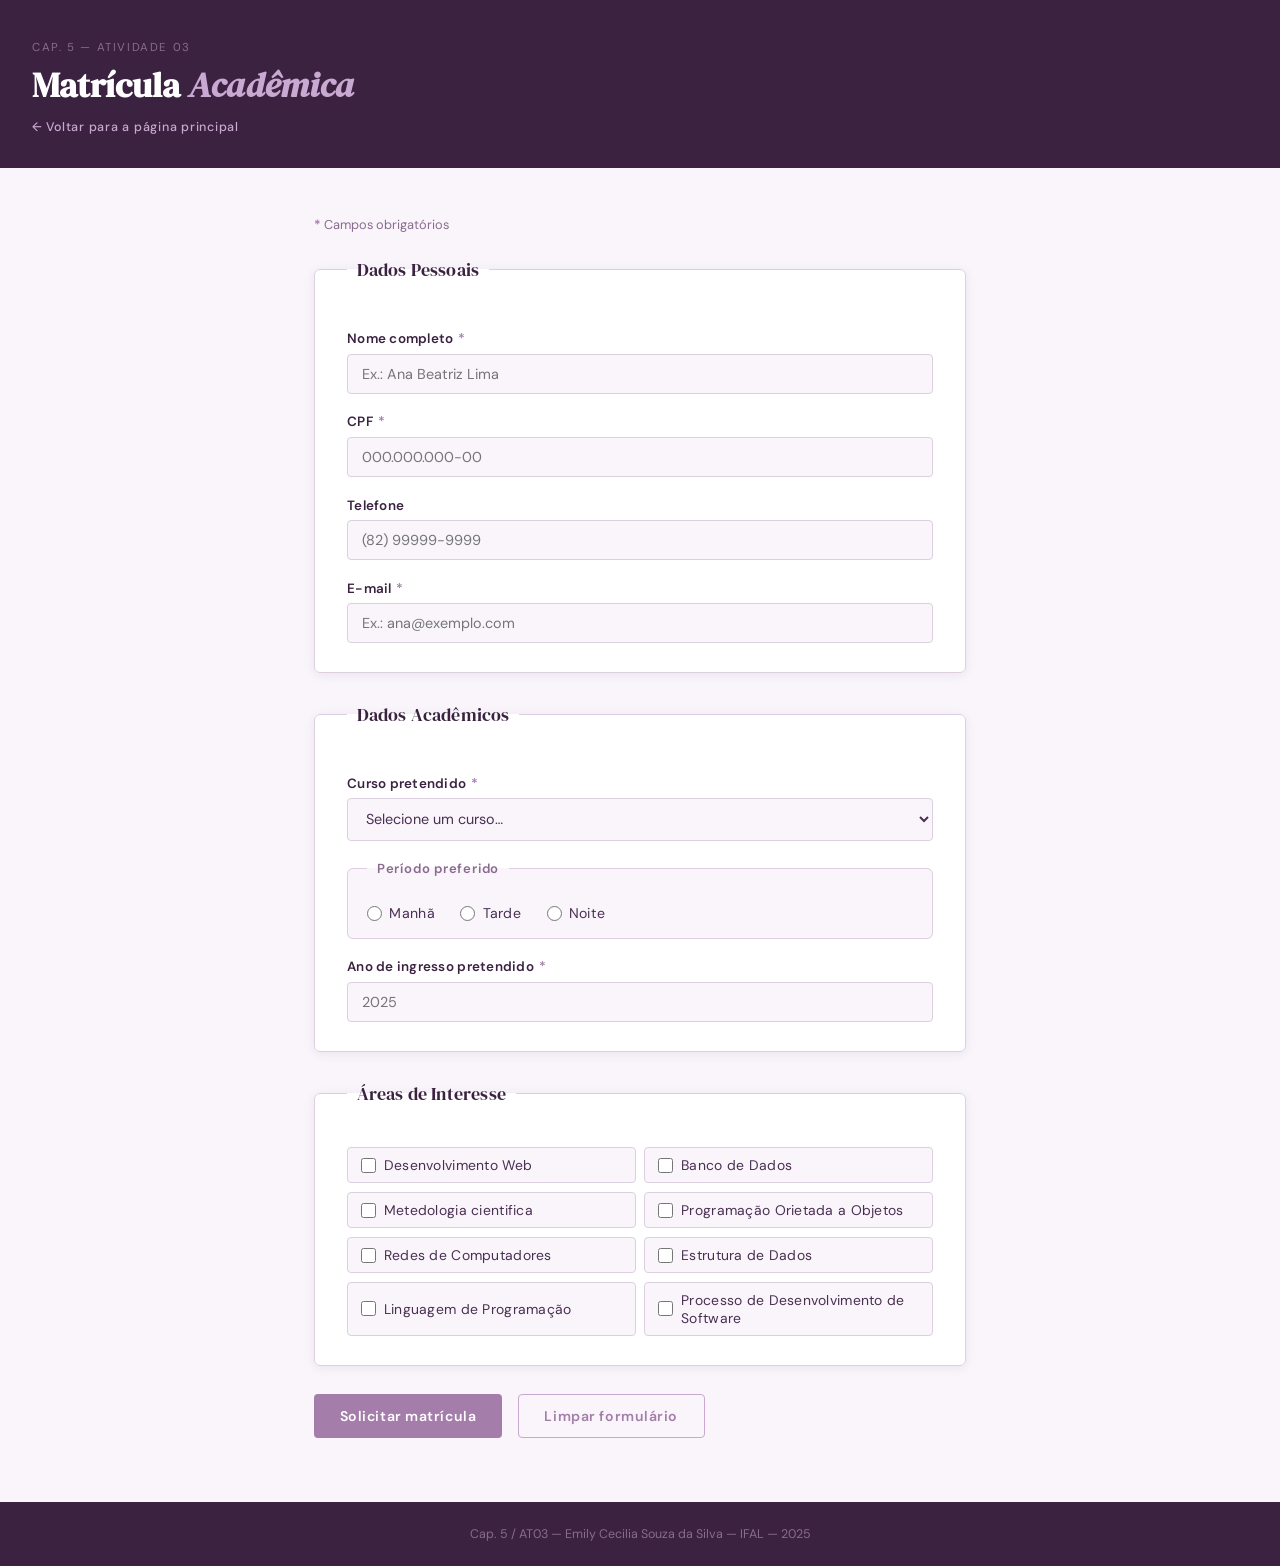
<file: cap05/at03.html>
<!DOCTYPE html>
<html lang="pt-BR">

<head>
    <meta charset="UTF-8" />
    <meta name="viewport" content="width=device-width, initial-scale=1.0" />
    <title>PWEB1 — Cap. 05 — AT03 — Matrícula Acadêmica</title>
    <link
        href="https://fonts.googleapis.com/css2?family=DM+Serif+Display:ital@0;1&family=DM+Sans:wght@300;400;500;600&display=swap"
        rel="stylesheet" />
    <style>
        :root {
            --bg: #f9f5fb;
            --ink: #3b2240;
            --primary: #A47DAB;
            --accent: #c9a8d1;
            --highlight: #e8d6ec;
            --text-body: #4a2f52;
            --muted: #8a6b90;
            --card: #ffffff;
            --border: #dccfe0;
            --radius: 6px;
            --shadow: 0 2px 12px rgba(59, 34, 64, .07);
            --transition: .2s ease;
        }

        *,
        *::before,
        *::after {
            box-sizing: border-box;
            margin: 0;
            padding: 0;
        }

        body {
            font-family: 'DM Sans', sans-serif;
            background: var(--bg);
            color: var(--text-body);
            min-height: 100vh;
            -webkit-font-smoothing: antialiased;
        }

        .page-header {
            background: var(--ink);
            padding: 2.5rem 2rem 2rem;
        }

        .page-header p.breadcrumb {
            font-size: .72rem;
            letter-spacing: .14em;
            text-transform: uppercase;
            color: var(--muted);
            margin-bottom: .6rem;
        }

        .page-header h1 {
            font-family: 'DM Serif Display', serif;
            font-size: clamp(1.5rem, 4vw, 2.2rem);
            color: #fff;
            line-height: 1.15;
        }

        .page-header h1 span {
            color: var(--accent);
            font-style: italic;
        }

        .back-link {
            display: inline-flex;
            align-items: center;
            gap: .35rem;
            color: var(--accent);
            text-decoration: none;
            font-size: .78rem;
            font-weight: 500;
            margin-top: .9rem;
            letter-spacing: .06em;
            transition: color var(--transition);
        }

        .back-link:hover {
            color: #fff;
        }

        main {
            max-width: 700px;
            margin: 0 auto;
            padding: 3rem 1.5rem 4rem;
        }

        .required-note {
            font-size: .8rem;
            color: var(--muted);
            margin-bottom: 1.5rem;
        }

        .required-note span {
            color: var(--primary);
            font-weight: 700;
        }

        fieldset {
            background: var(--card);
            border: 1px solid var(--border);
            border-radius: var(--radius);
            padding: 1.8rem 2rem;
            box-shadow: var(--shadow);
            margin-bottom: 1.8rem;
        }

        legend {
            font-family: 'DM Serif Display', serif;
            font-size: 1.15rem;
            color: var(--ink);
            padding: 0 .6rem;
            letter-spacing: .01em;
        }

        fieldset fieldset {
            background: var(--bg);
            box-shadow: none;
            padding: 1rem 1.2rem;
            margin-top: 1.2rem;
            margin-bottom: 0;
        }

        fieldset fieldset legend {
            font-family: 'DM Sans', sans-serif;
            font-size: .82rem;
            font-weight: 600;
            color: var(--muted);
            letter-spacing: .06em;
        }

        .field {
            display: flex;
            flex-direction: column;
            gap: .38rem;
            margin-top: 1.2rem;
        }

        label {
            font-size: .84rem;
            font-weight: 600;
            color: var(--ink);
            letter-spacing: .02em;
        }

        .req {
            color: var(--primary);
            margin-left: .1rem;
        }

        input[type="text"],
        input[type="email"],
        input[type="tel"],
        input[type="number"],
        select {
            width: 100%;
            padding: .65rem .9rem;
            font-family: 'DM Sans', sans-serif;
            font-size: .9rem;
            color: var(--text-body);
            background: var(--bg);
            border: 1px solid var(--border);
            border-radius: 4px;
            outline: none;
            transition: border-color var(--transition), box-shadow var(--transition);
        }

        input:focus,
        select:focus {
            border-color: var(--primary);
            box-shadow: 0 0 0 3px rgba(164, 125, 171, .2);
        }

        select {
            cursor: pointer;
        }

        .radio-group {
            display: flex;
            flex-wrap: wrap;
            gap: .5rem 1.6rem;
            margin-top: .7rem;
        }

        .radio-group label {
            display: flex;
            align-items: center;
            gap: .45rem;
            font-weight: 400;
            cursor: pointer;
            font-size: .88rem;
            color: var(--text-body);
        }

        input[type="radio"] {
            accent-color: var(--primary);
            width: 15px;
            height: 15px;
        }

        .checkbox-grid {
            display: grid;
            grid-template-columns: repeat(auto-fill, minmax(200px, 1fr));
            gap: .55rem;
            margin-top: .8rem;
        }

        .checkbox-grid label {
            display: flex;
            align-items: center;
            gap: .5rem;
            font-weight: 400;
            cursor: pointer;
            font-size: .87rem;
            color: var(--text-body);
            background: var(--bg);
            border: 1px solid var(--border);
            border-radius: 4px;
            padding: .5rem .8rem;
            transition: background var(--transition), border-color var(--transition);
        }

        .checkbox-grid label:has(input:checked) {
            background: var(--highlight);
            border-color: var(--primary);
        }

        input[type="checkbox"] {
            accent-color: var(--primary);
            width: 15px;
            height: 15px;
            flex-shrink: 0;
        }

        .btn-row {
            display: flex;
            gap: 1rem;
            flex-wrap: wrap;
            margin-top: .4rem;
        }

        .btn-submit,
        .btn-reset {
            padding: .72rem 1.6rem;
            font-family: 'DM Sans', sans-serif;
            font-size: .88rem;
            font-weight: 600;
            letter-spacing: .04em;
            border-radius: 4px;
            border: none;
            cursor: pointer;
            transition: background var(--transition), transform var(--transition);
        }

        .btn-submit {
            background: var(--primary);
            color: #fff;
        }

        .btn-submit:hover,
        .btn-submit:focus-visible {
            background: var(--ink);
            transform: translateY(-2px);
            outline: none;
        }

        .btn-reset {
            background: transparent;
            color: var(--primary);
            border: 1px solid var(--accent);
        }

        .btn-reset:hover {
            background: var(--highlight);
        }

        .page-footer {
            background: var(--ink);
            color: var(--muted);
            text-align: center;
            padding: 1.5rem 1rem;
            font-size: .78rem;
        }
    </style>
</head>

<body>

    <header class="page-header">
        <p class="breadcrumb">Cap. 5 &mdash; Atividade 03</p>
        <h1>Matrícula <span>Acadêmica</span></h1>
        <a class="back-link" href="../index.html">&#8592; Voltar para a página principal</a>
    </header>

    <main>
        <p class="required-note"><span>*</span> Campos obrigatórios</p>

        <form action="https://httpbin.org/post" method="post">

            <fieldset>
                <legend>Dados Pessoais</legend>

                <div class="field">
                    <label for="nome">Nome completo <span class="req">*</span></label>
                    <input type="text" id="nome" name="nome" autocomplete="name" placeholder="Ex.: Ana Beatriz Lima"
                        required minlength="5" maxlength="100" />
                </div>

                <div class="field">
                    <label for="cpf">CPF <span class="req">*</span></label>
           
                    <input type="text" id="cpf" name="cpf" placeholder="000.000.000-00"
                        pattern="\d{3}\.\d{3}\.\d{3}-\d{2}" title="CPF no formato 000.000.000-00" autocomplete="off"
                        required />
                </div>

                <div class="field">
                    <label for="telefone">Telefone</label>
                    <input type="tel" id="telefone" name="telefone" placeholder="(82) 99999-9999"
                        pattern="\(\d{2}\)\s\d{4,5}-\d{4}" title="Telefone no formato (82) 99999-9999"
                        autocomplete="tel" />
                </div>

                <div class="field">
                    <label for="email">E-mail <span class="req">*</span></label>
                    <input type="email" id="email" name="email" placeholder="Ex.: ana@exemplo.com" autocomplete="email"
                        required />
                </div>
            </fieldset>

            <fieldset>
                <legend>Dados Acadêmicos</legend>

                <div class="field">
                    <label for="curso">Curso pretendido <span class="req">*</span></label>
              
                    <select id="curso" name="curso" required>
                        <option value="" disabled selected>Selecione um curso…</option>
                        <optgroup label="Computação">
                            <option value="si">Sistemas de Informação</option>
                            <option value="cc">Ciência da Computação</option>
                            <option value="ec">Engenharia da Computação</option>
                        </optgroup>
                        <optgroup label="Gestão">
                            <option value="adm">Administração</option>
                            <option value="cont">Ciências Contábeis</option>
                        </optgroup>
                    </select>
                </div>

                <fieldset>
                    <legend>Período preferido</legend>
                    <div class="radio-group">
                        <label><input type="radio" name="periodo" value="manha" required /> Manhã</label>
                        <label><input type="radio" name="periodo" value="tarde" /> Tarde</label>
                        <label><input type="radio" name="periodo" value="noite" /> Noite</label>
                    </div>
                </fieldset>

                <div class="field">
                    <label for="ano_ingresso">Ano de ingresso pretendido <span class="req">*</span></label>
                    <input type="number" id="ano_ingresso" name="ano_ingresso" min="2025" max="2030" placeholder="2025"
                        required />
                </div>
            </fieldset>

            <fieldset>
                <legend>Áreas de Interesse</legend>

                <div class="checkbox-grid">
                    <label>
                        <input type="checkbox" name="interesses[]" value="web" />
                        Desenvolvimento Web
                    </label>
                    <label>
                        <input type="checkbox" name="interesses[]" value="bd" />
                        Banco de Dados
                    </label>
                    <label>
                        <input type="checkbox" name="interesses[]" value="ia" />
                        Metedologia cientifica
                    </label>
                    <label>
                        <input type="checkbox" name="interesses[]" value="seg" />
                        Programação Orietada a Objetos
                    </label>
                    <label>
                        <input type="checkbox" name="interesses[]" value="infra" />
                        Redes de Computadores
                    </label>
                    <label>
                        <input type="checkbox" name="interesses[]" value="mobile" />
                            Estrutura de Dados
                        </label>
                    <label>
                        <input type="checkbox" name="interesses[]" value="dados" />
                            Linguagem de Programação
                        </label>
                    <label>
                        <input type="checkbox" name="interesses[]" value="dados" />
                        Processo de Desenvolvimento de Software
                    </label>
                </div>
            </fieldset>

            <div class="btn-row">
                <button class="btn-submit" type="submit">Solicitar matrícula</button>
                <button class="btn-reset" type="reset">Limpar formulário</button>
            </div>

        </form>
    </main>

    <footer class="page-footer">
        <p>Cap. 5 / AT03 &mdash; Emily Cecilia Souza da Silva &mdash; IFAL &mdash; 2025</p>
    </footer>

</body>

</html>
</file>
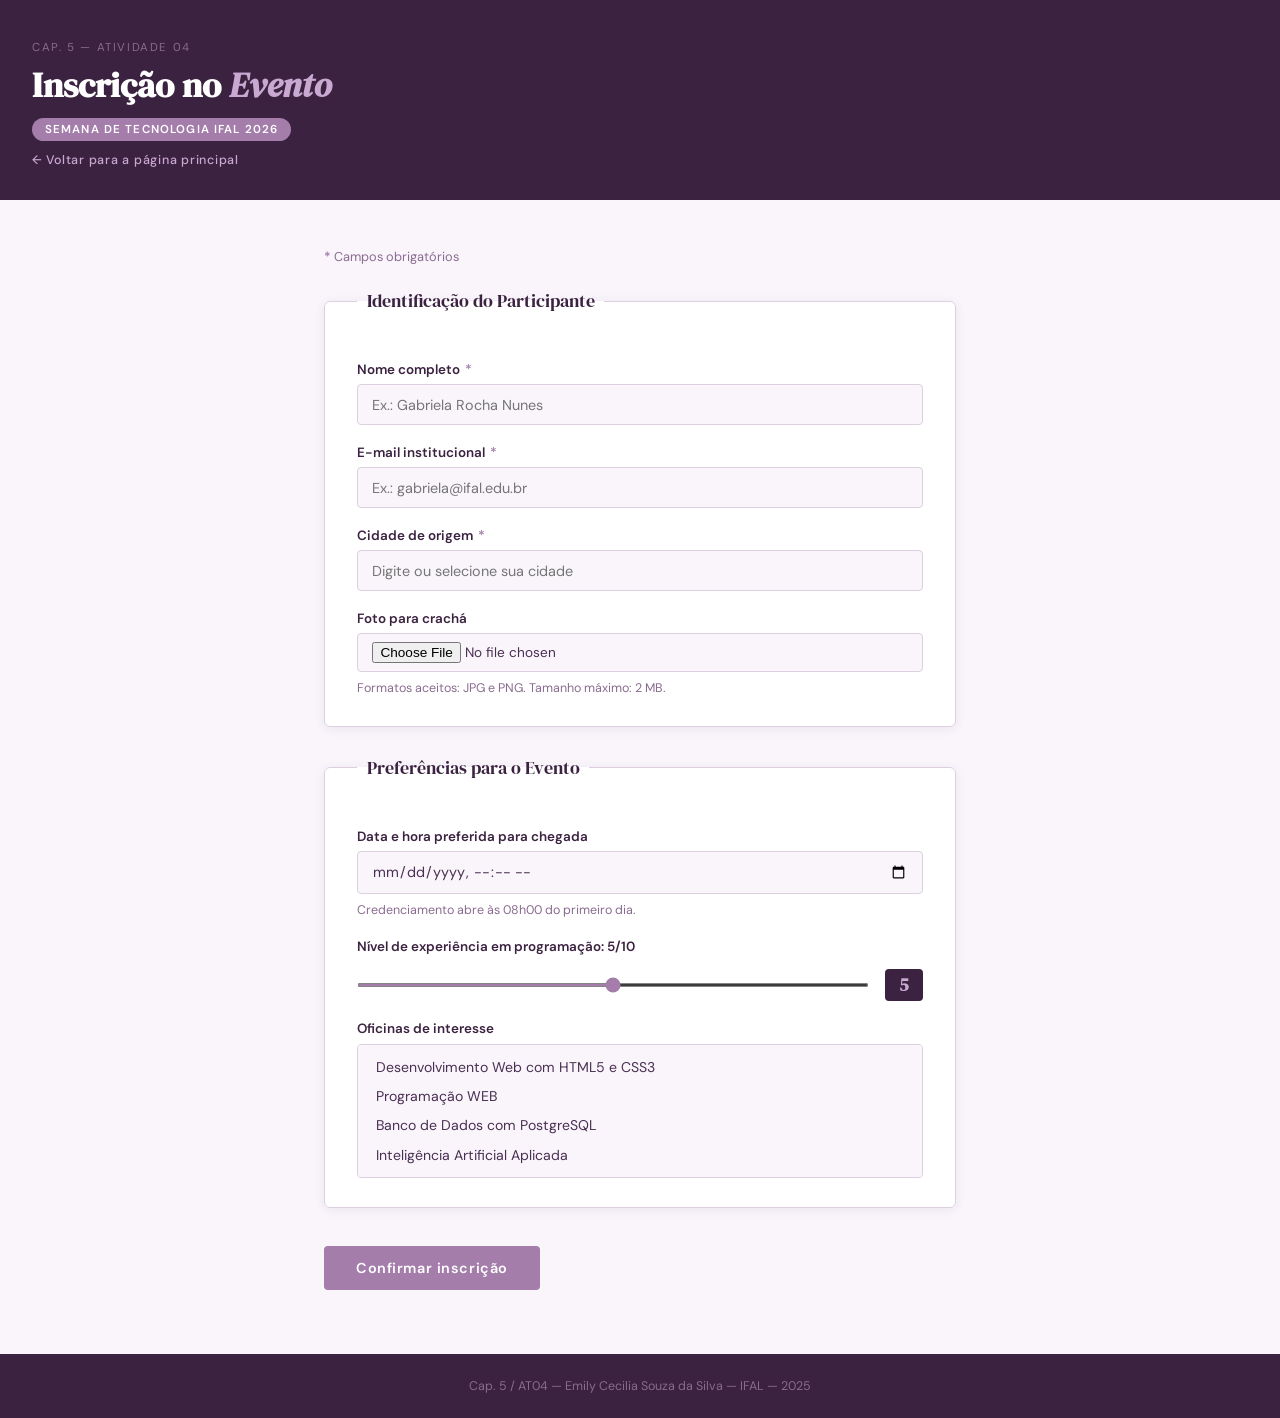
<file: cap05/at04.html>
<!DOCTYPE html>
<html lang="pt-BR">
<head>
  <meta charset="UTF-8" />
  <meta name="viewport" content="width=device-width, initial-scale=1.0" />
  <title>PWEB1 — Cap. 05 — AT04 — Inscrição em Evento</title>
  <link href="https://fonts.googleapis.com/css2?family=DM+Serif+Display:ital@0;1&family=DM+Sans:wght@300;400;500;600&display=swap" rel="stylesheet" />
  <style>
    :root {
      --bg: #f9f5fb; --ink: #3b2240; --primary: #A47DAB; --accent: #c9a8d1;
      --highlight: #e8d6ec; --text-body: #4a2f52; --muted: #8a6b90;
      --card: #ffffff; --border: #dccfe0;
      --radius: 6px; --shadow: 0 2px 12px rgba(59,34,64,.07); --transition: .2s ease;
    }
    *, *::before, *::after { box-sizing: border-box; margin: 0; padding: 0; }
    body {
      font-family: 'DM Sans', sans-serif; background: var(--bg);
      color: var(--text-body); min-height: 100vh; -webkit-font-smoothing: antialiased;
    }

    .page-header { background: var(--ink); padding: 2.5rem 2rem 2rem; }
    .page-header p.breadcrumb {
      font-size: .72rem; letter-spacing: .14em; text-transform: uppercase;
      color: var(--muted); margin-bottom: .6rem;
    }
    .page-header h1 {
      font-family: 'DM Serif Display', serif;
      font-size: clamp(1.5rem, 4vw, 2.2rem); color: #fff; line-height: 1.15;
    }
    .page-header h1 span { color: var(--accent); font-style: italic; }
    .event-badge {
      display: inline-block; background: var(--primary); color: #fff;
      font-size: .72rem; font-weight: 600; letter-spacing: .1em;
      text-transform: uppercase; padding: .25rem .8rem; border-radius: 20px;
      margin-top: .8rem;
    }
    .back-link {
      display: inline-flex; align-items: center; gap: .35rem;
      color: var(--accent); text-decoration: none; font-size: .78rem;
      font-weight: 500; margin-top: .7rem; letter-spacing: .06em;
      transition: color var(--transition); display: block;
    }
    .back-link:hover { color: #fff; }

    main { max-width: 680px; margin: 0 auto; padding: 3rem 1.5rem 4rem; }

    .required-note { font-size: .8rem; color: var(--muted); margin-bottom: 1.5rem; }
    .required-note span { color: var(--primary); font-weight: 700; }

    /* ── FIELDSET ── */
    fieldset {
      background: var(--card); border: 1px solid var(--border);
      border-radius: var(--radius); padding: 1.8rem 2rem;
      box-shadow: var(--shadow); margin-bottom: 1.8rem;
    }
    legend {
      font-family: 'DM Serif Display', serif;
      font-size: 1.1rem; color: var(--ink); padding: 0 .6rem;
    }

    /* ── FIELD ── */
    .field { display: flex; flex-direction: column; gap: .38rem; margin-top: 1.2rem; }
    label { font-size: .84rem; font-weight: 600; color: var(--ink); }
    .req { color: var(--primary); margin-left: .1rem; }

    /* Helper text */
    small {
      font-size: .78rem; color: var(--muted); line-height: 1.4; margin-top: .1rem;
    }

    input[type="text"],
    input[type="email"],
    input[type="datetime-local"],
    input[type="file"],
    select[multiple] {
      width: 100%; padding: .65rem .9rem;
      font-family: 'DM Sans', sans-serif; font-size: .9rem;
      color: var(--text-body); background: var(--bg);
      border: 1px solid var(--border); border-radius: 4px; outline: none;
      transition: border-color var(--transition), box-shadow var(--transition);
    }
    input:focus, select:focus {
      border-color: var(--primary);
      box-shadow: 0 0 0 3px rgba(164,125,171,.2);
    }

    /* File input */
    input[type="file"] {
      padding: .5rem .9rem; cursor: pointer; font-size: .85rem;
    }

    /* ── RANGE ── */
    .range-wrapper {
      display: flex; align-items: center; gap: 1rem; margin-top: .5rem;
    }
    input[type="range"] {
      flex: 1; accent-color: var(--primary); cursor: pointer; height: 4px;
    }
    .range-display {
      background: var(--ink); color: var(--accent);
      font-family: 'DM Serif Display', serif;
      font-size: 1.1rem; font-weight: 700;
      min-width: 2.4rem; text-align: center;
      padding: .25rem .5rem; border-radius: 4px;
    }

    /* ── COLOR ── */
    .color-row {
      display: flex; align-items: center; gap: 1rem; margin-top: .5rem;
    }
    input[type="color"] {
      width: 48px; height: 40px; padding: 2px; cursor: pointer;
      border: 1px solid var(--border); border-radius: 4px; background: var(--bg);
    }
    .color-label-text { font-size: .85rem; color: var(--muted); }

    /* ── SELECT MULTIPLE ── */
    select[multiple] {
      padding: .5rem; font-size: .88rem;
      background: var(--bg);
    }
    select[multiple] option { padding: .35rem .6rem; border-radius: 3px; }

    /* ── BUTTON ── */
    .btn-submit {
      display: inline-block; background: var(--primary); color: #fff;
      border: none; border-radius: 4px; padding: .8rem 2rem;
      font-family: 'DM Sans', sans-serif; font-size: .9rem;
      font-weight: 600; letter-spacing: .04em; cursor: pointer; margin-top: .6rem;
      transition: background var(--transition), transform var(--transition);
    }
    .btn-submit:hover, .btn-submit:focus-visible {
      background: var(--ink); transform: translateY(-2px); outline: none;
    }

    .page-footer {
      background: var(--ink); color: var(--muted);
      text-align: center; padding: 1.5rem 1rem; font-size: .78rem;
    }
  </style>
</head>
<body>

  <header class="page-header">
    <p class="breadcrumb">Cap. 5 &mdash; Atividade 04</p>
    <h1>Inscrição no <span>Evento</span></h1>
    <span class="event-badge">Semana de Tecnologia IFAL 2026</span>
    <a class="back-link" href="../index.html">&#8592; Voltar para a página principal</a>
  </header>

  <main>
    <p class="required-note"><span>*</span> Campos obrigatórios</p>

    
    <form
      action="https://httpbin.org/post"
      method="post"
      enctype="multipart/form-data">

      <input type="hidden" name="edicao" value="2026" />

      <fieldset>
        <legend>Identificação do Participante</legend>

        <div class="field">
          <label for="nome">Nome completo <span class="req">*</span></label>
          <input
            type="text" id="nome" name="nome"
            autocomplete="name"
            placeholder="Ex.: Gabriela Rocha Nunes"
            aria-required="true"
            required />
        </div>

        <div class="field">
          <label for="email">E-mail institucional <span class="req">*</span></label>
          <input
            type="email" id="email" name="email"
            autocomplete="email"
            placeholder="Ex.: gabriela@ifal.edu.br"
            aria-required="true"
            required />
        </div>

        <div class="field">
          <label for="cidade">Cidade de origem <span class="req">*</span></label>
          
          <input
            type="text" id="cidade" name="cidade"
            list="cidades-al"
            placeholder="Digite ou selecione sua cidade"
            autocomplete="address-level2"
            aria-required="true"
            required />
          <datalist id="cidades-al">
            <option value="Maceió">
            <option value="Arapiraca">
            <option value="Palmeira dos Índios">
            <option value="Rio Largo">
            <option value="Penedo">
            <option value="União dos Palmares">
            <option value="São Miguel dos Campos">
            <option value="Delmiro Gouveia">
            <option value="Coruripe">
            <option value="Marechal Deodoro">
          </datalist>
        </div>

        <div class="field">
          <label for="foto">Foto para crachá</label>
          
          <input
            type="file" id="foto" name="foto"
            accept="image/jpeg,image/png"
            aria-describedby="foto-help" />
          <small id="foto-help">Formatos aceitos: JPG e PNG. Tamanho máximo: 2 MB.</small>
        </div>
      </fieldset>

      <fieldset>
        <legend>Preferências para o Evento</legend>

        <div class="field">
          <label for="chegada">Data e hora preferida para chegada</label>
          <input
            type="datetime-local" id="chegada" name="chegada"
            aria-describedby="chegada-help" />
          <small id="chegada-help">Credenciamento abre às 08h00 do primeiro dia.</small>
        </div>

        <div class="field">
          
          <label for="experiencia">
            Nível de experiência em programação:
            <span id="valor-experiencia" aria-live="polite">5</span>/10
          </label>
          <div class="range-wrapper">
            <input
              type="range"
              id="experiencia"
              name="experiencia"
              min="0" max="10" step="1" value="5"
              aria-valuemin="0" aria-valuemax="10" aria-valuenow="5"
              oninput="
                document.getElementById('valor-experiencia').textContent = this.value;
                this.setAttribute('aria-valuenow', this.value);
              " />
            <span class="range-display" aria-hidden="true" id="range-badge">5</span>
          </div>
        </div>

       
        <div class="field">
          <label for="oficinas">Oficinas de interesse</label>
         
          <select
            id="oficinas"
            name="oficinas[]"
            multiple
            size="4"
            aria-describedby="oficinas-help">
            <option value="web">Desenvolvimento Web com HTML5 e CSS3</option>
            <option value="react">Programação WEB</option>
            <option value="bd">Banco de Dados com PostgreSQL</option>
            <option value="ia">Inteligência Artificial Aplicada</option>
            <option value="seg">Segurança da Informação e LGPD</option>
            <option value="devops">DevOps e CI/CD na Prática</option>
            <option value="mobile">Desenvolvimento Mobile com react</option>
          </select>
        
        </div>
      </fieldset>

      <button class="btn-submit" type="submit">Confirmar inscrição</button>

    </form>
  </main>

  <footer class="page-footer">
    <p>Cap. 5 / AT04 &mdash; Emily Cecilia Souza da Silva &mdash; IFAL &mdash; 2025</p>
  </footer>

  <script>
    const range = document.getElementById('experiencia');
    const badge = document.getElementById('range-badge');
    range.addEventListener('input', () => { badge.textContent = range.value; });
  </script>

</body>
</html>
</file>
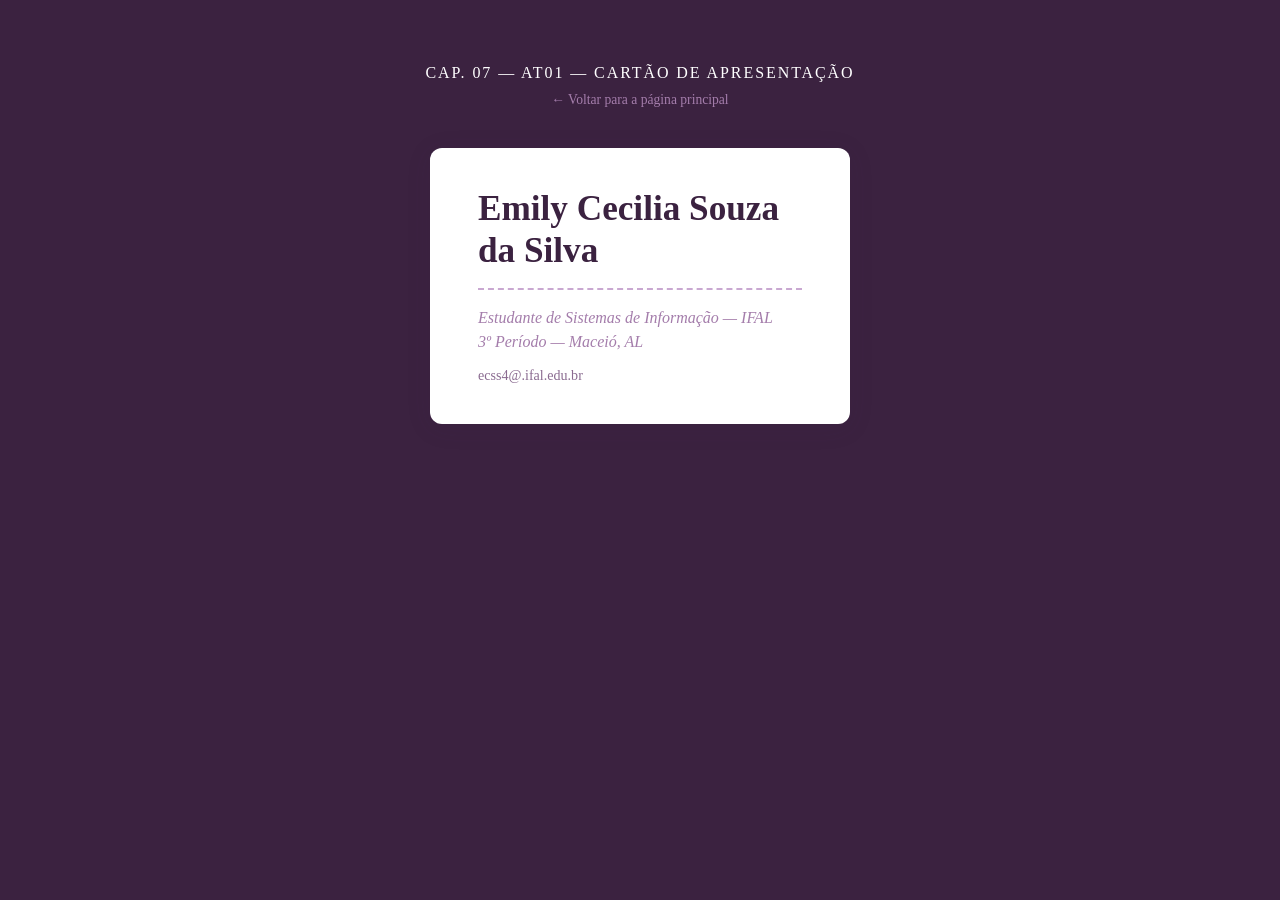
<file: cap07/at01.html>
<!DOCTYPE html>
<html lang="pt-BR">

<head>
    <meta charset="UTF-8" />
    <meta name="viewport" content="width=device-width, initial-scale=1.0" />
    <title>PWEB1 — Cap. 07 — AT01 — Cartão de Apresentação</title>
    <style>
    
        *,
        *::before,
        *::after {
            box-sizing: border-box;
            margin: 0;
            padding: 0;
        }

     
        body {
            font-family: Georgia, 'Times New Roman', serif;
            background-color: #3b2240;
            color: #3b2240;
            text-align: center;
            padding: 4rem 1rem;
            min-height: 100vh;
        }

        header {
            margin-bottom: 2.5rem;
        }

        header h1 {
            font-size: 1rem;
            font-weight: 400;
            letter-spacing: .12em;
            text-transform: uppercase;
            color: #ffffff;
        }

        header a {
            display: inline-block;
            margin-top: .6rem;
            color: #A47DAB;
            font-size: .85rem;
            text-decoration: none;
        }

        header a:hover {
            text-decoration: underline;
        }

      
        .cartao {
            display: inline-block;
            background-color: #ffffff;
            border-radius: 12px;
            padding: 2.5rem 3rem;
            box-shadow: 0 4px 24px rgba(59, 34, 64, .12);
            max-width: 420px;
            width: 100%;
            text-align: left;
        }

       
        .cartao-nome {
            font-size: 2.2rem;
            font-weight: 700;
            color: #3b2240;
            line-height: 1.2;
            margin-bottom: .6rem;
        }

        
        .cartao-divisor {
            border: none;
            border-top: 2px dashed #c9a8d1;
            margin: 1rem 0;
        }

     
        .cartao-cargo {
            font-style: italic;
            color: #A47DAB;
            font-size: 1rem;
            margin-bottom: .8rem;
            line-height: 1.5;
        }

     
        .cartao-email {
            font-size: .88rem;
            color: #8a6b90;
            word-break: break-all;
        }

     
        main {
            display: flex;
            justify-content: center;
        }
    </style>
</head>

<body>

    <header>
        <h1>Cap. 07 — AT01 — Cartão de Apresentação</h1>
        <a href="../index.html">&#8592; Voltar para a página principal</a>
    </header>

    <main>
        <article class="cartao">
            <h1 class="cartao-nome">Emily Cecilia Souza da Silva</h1>

            <hr class="cartao-divisor" />

            <p class="cartao-cargo">Estudante de Sistemas de Informação — IFAL<br>3º Período &mdash; Maceió, AL</p>

            <p class="cartao-email">ecss4@.ifal.edu.br</p>
        </article>
    </main>

</body>

</html>
</file>
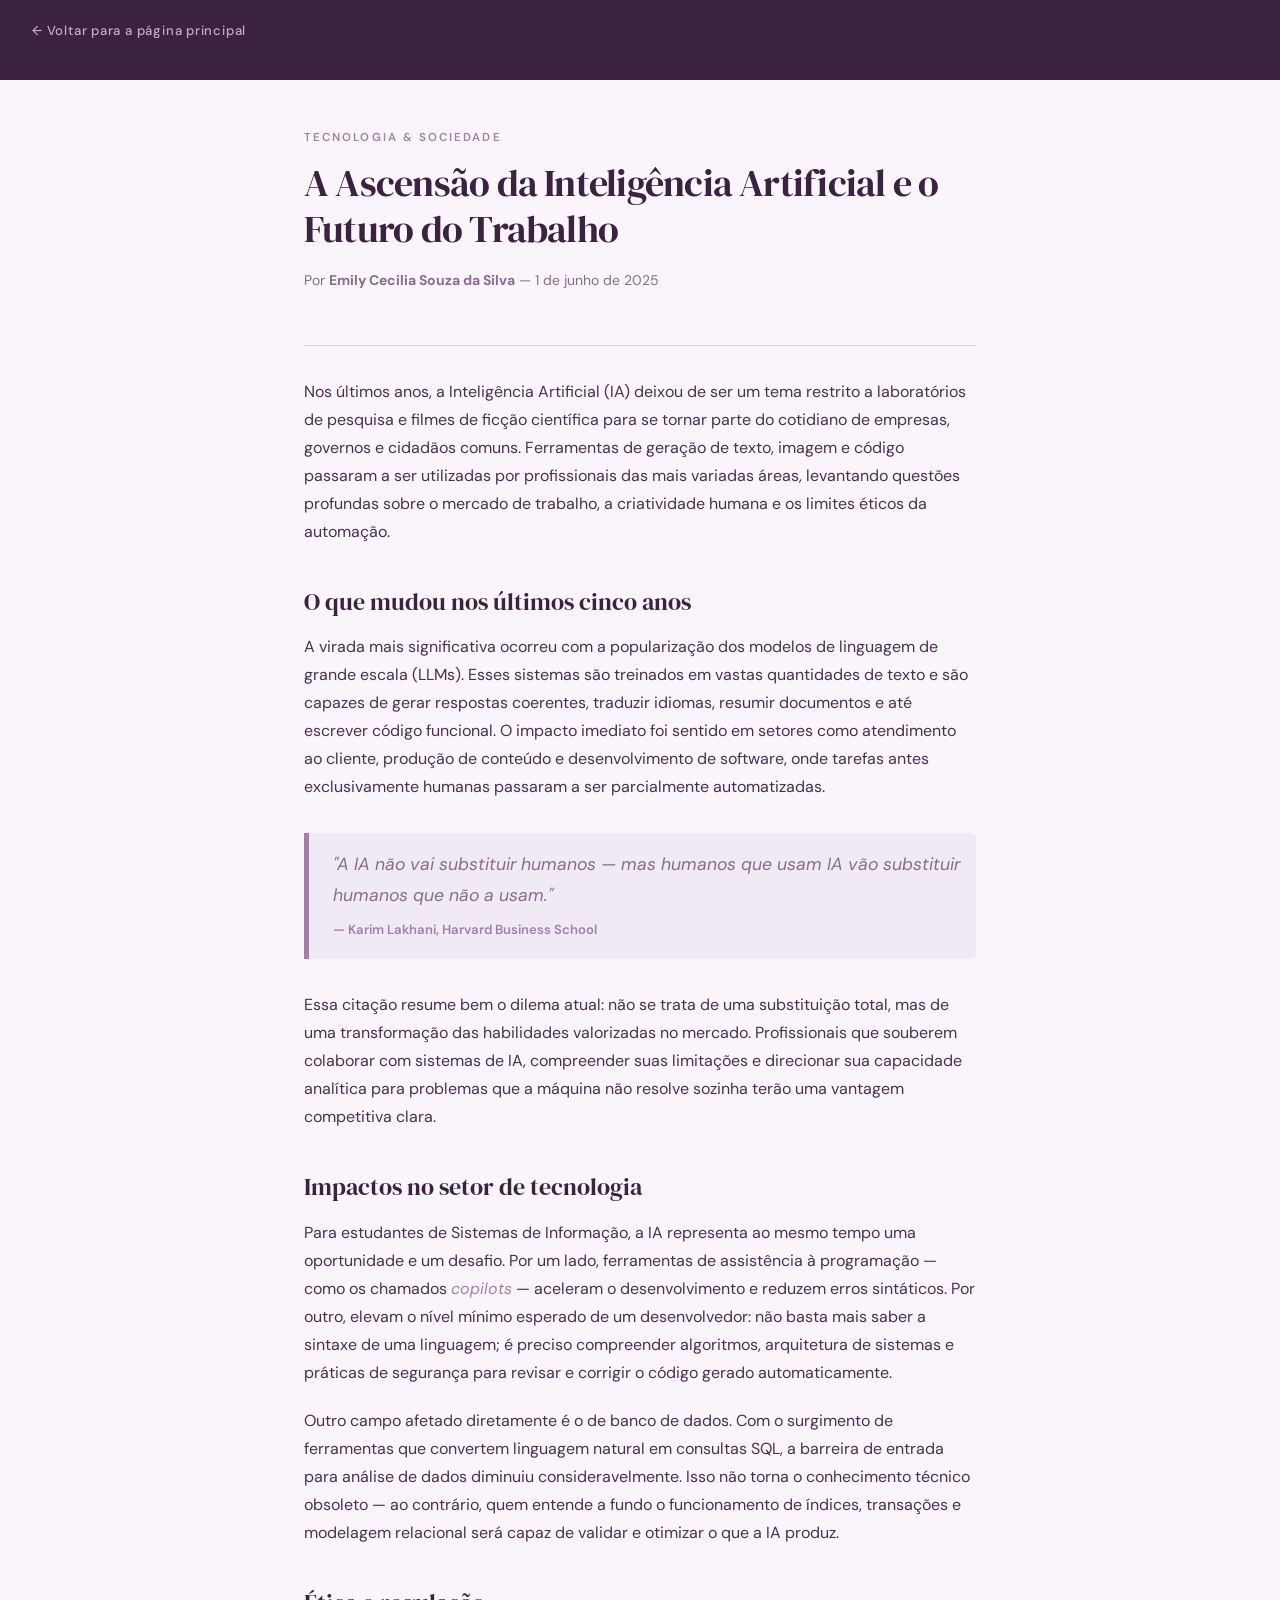
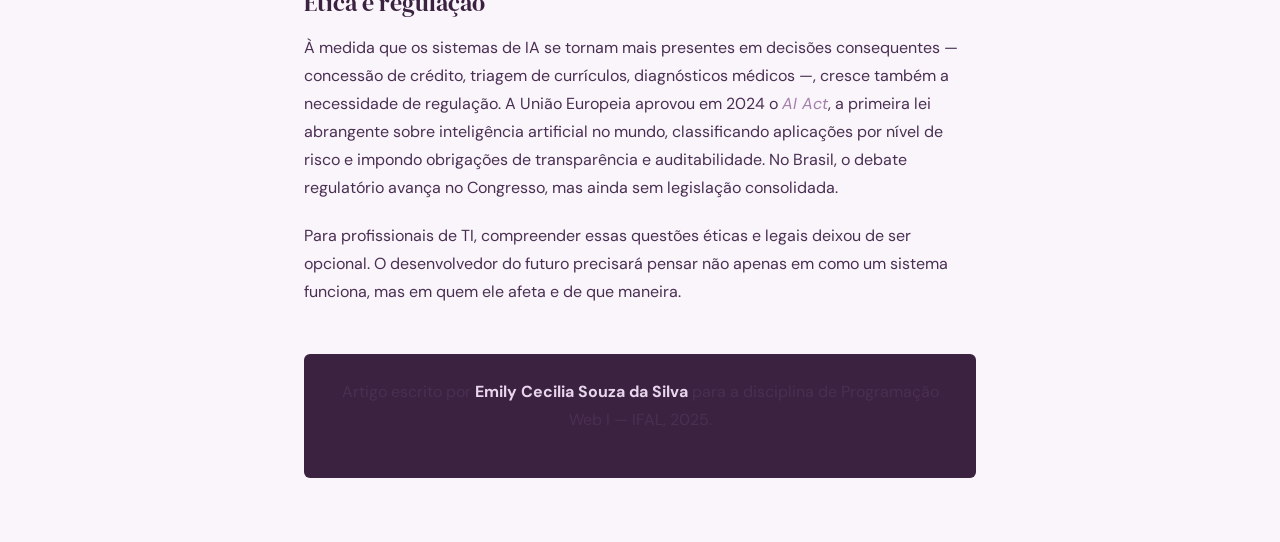
<file: cap07/at02.html>
<!DOCTYPE html>
<html lang="pt-BR">

<head>
    <meta charset="UTF-8" />
    <meta name="viewport" content="width=device-width, initial-scale=1.0" />
    <title>PWEB1 — Cap. 07 — AT02 — Artigo Tipográfico</title>

    <link rel="preconnect" href="https://fonts.googleapis.com" />
    <link rel="preconnect" href="https://fonts.gstatic.com" crossorigin />
    <link
        href="https://fonts.googleapis.com/css2?family=DM+Serif+Display:ital@0;1&family=DM+Sans:wght@300;400;500;600&display=swap"
        rel="stylesheet" />

    <link rel="stylesheet" href="at02.css" />
</head>

<body>

    <header class="site-header">
        <p><a href="../index.html">&#8592; Voltar para a página principal</a></p>
    </header>

    <div class="container">

        <header class="article-header">
            <p class="label">Tecnologia &amp; Sociedade</p>
            <h1>A Ascensão da Inteligência Artificial e o Futuro do Trabalho</h1>
            <p class="meta">Por <strong>Emily Cecilia Souza da Silva</strong> &mdash;
                <time datetime="2025-06-01">1 de junho de 2025</time>
            </p>
        </header>

        <main>
            <article>

                <p>
                    Nos últimos anos, a Inteligência Artificial (IA) deixou de ser um tema restrito
                    a laboratórios de pesquisa e filmes de ficção científica para se tornar parte
                    do cotidiano de empresas, governos e cidadãos comuns. Ferramentas de geração
                    de texto, imagem e código passaram a ser utilizadas por profissionais das mais
                    variadas áreas, levantando questões profundas sobre o mercado de trabalho,
                    a criatividade humana e os limites éticos da automação.
                </p>

                <h2>O que mudou nos últimos cinco anos</h2>

                <p>
                    A virada mais significativa ocorreu com a popularização dos modelos de linguagem
                    de grande escala (LLMs). Esses sistemas são treinados em vastas quantidades de
                    texto e são capazes de gerar respostas coerentes, traduzir idiomas, resumir
                    documentos e até escrever código funcional. O impacto imediato foi sentido em
                    setores como atendimento ao cliente, produção de conteúdo e desenvolvimento
                    de software, onde tarefas antes exclusivamente humanas passaram a ser
                    parcialmente automatizadas.
                </p>

                <blockquote>
                    <p>
                        "A IA não vai substituir humanos — mas humanos que usam IA vão substituir
                        humanos que não a usam."
                    </p>
                    <cite>— Karim Lakhani, Harvard Business School</cite>
                </blockquote>

                <p>
                    Essa citação resume bem o dilema atual: não se trata de uma substituição total,
                    mas de uma transformação das habilidades valorizadas no mercado. Profissionais
                    que souberem colaborar com sistemas de IA, compreender suas limitações e
                    direcionar sua capacidade analítica para problemas que a máquina não resolve
                    sozinha terão uma vantagem competitiva clara.
                </p>

                <h2>Impactos no setor de tecnologia</h2>

                <p>
                    Para estudantes de Sistemas de Informação, a IA representa ao mesmo tempo
                    uma oportunidade e um desafio. Por um lado, ferramentas de assistência à
                    programação — como os chamados <em>copilots</em> — aceleram o desenvolvimento
                    e reduzem erros sintáticos. Por outro, elevam o nível mínimo esperado de um
                    desenvolvedor: não basta mais saber a sintaxe de uma linguagem; é preciso
                    compreender algoritmos, arquitetura de sistemas e práticas de segurança para
                    revisar e corrigir o código gerado automaticamente.
                </p>

                <p>
                    Outro campo afetado diretamente é o de banco de dados. Com o surgimento de
                    ferramentas que convertem linguagem natural em consultas SQL, a barreira de
                    entrada para análise de dados diminuiu consideravelmente. Isso não torna o
                    conhecimento técnico obsoleto — ao contrário, quem entende a fundo o
                    funcionamento de índices, transações e modelagem relacional será capaz de
                    validar e otimizar o que a IA produz.
                </p>

                <h2>Ética e regulação</h2>

                <p>
                    À medida que os sistemas de IA se tornam mais presentes em decisões
                    consequentes — concessão de crédito, triagem de currículos, diagnósticos
                    médicos —, cresce também a necessidade de regulação. A União Europeia aprovou
                    em 2024 o <em>AI Act</em>, a primeira lei abrangente sobre inteligência
                    artificial no mundo, classificando aplicações por nível de risco e impondo
                    obrigações de transparência e auditabilidade. No Brasil, o debate regulatório
                    avança no Congresso, mas ainda sem legislação consolidada.
                </p>

                <p>
                    Para profissionais de TI, compreender essas questões éticas e legais deixou
                    de ser opcional. O desenvolvedor do futuro precisará pensar não apenas em
                    como um sistema funciona, mas em quem ele afeta e de que maneira.
                </p>

            </article>
        </main>

        <footer class="article-footer">
            <p>Artigo escrito por <strong>Emily Cecilia Souza da Silva</strong> para a disciplina
                de Programação Web I &mdash; IFAL, 2025.</p>
        </footer>

    </div>

</body>

</html>
</file>
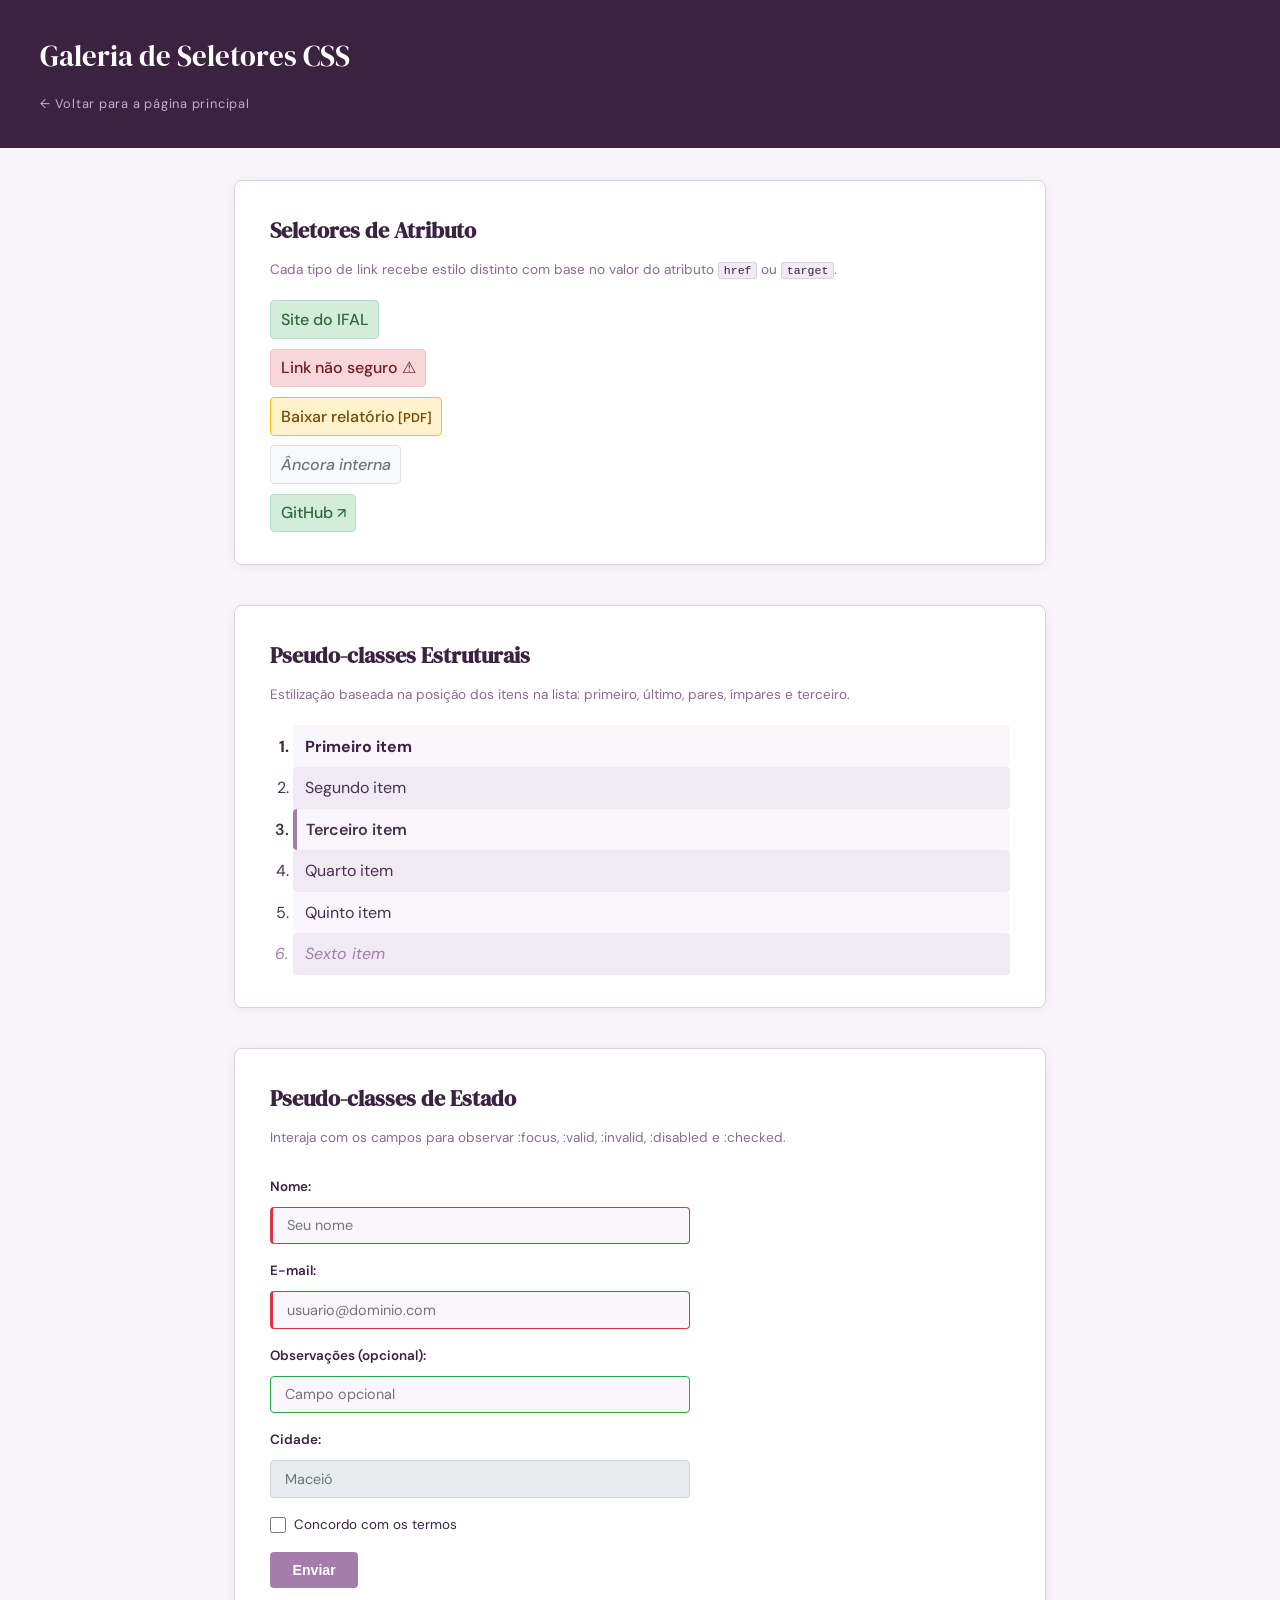
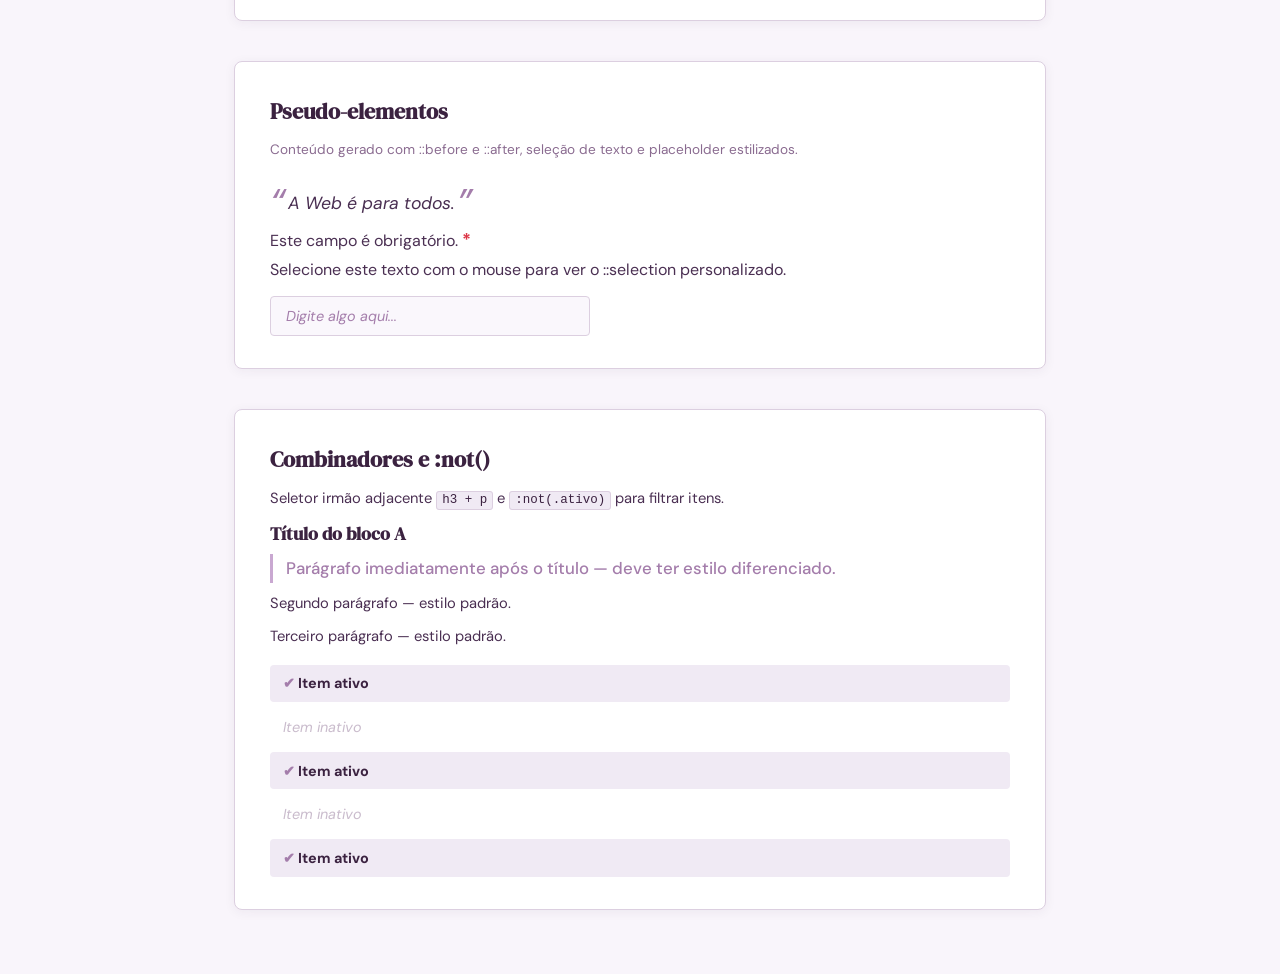
<file: cap07/at03.html>
<!DOCTYPE html>
<html lang="pt-BR">

<head>
    <meta charset="UTF-8" />
    <meta name="viewport" content="width=device-width, initial-scale=1.0" />
    <title>PWEB1 — Cap. 07 — AT03 — Galeria de Seletores</title>
    <link rel="preconnect" href="https://fonts.googleapis.com" />
    <link rel="preconnect" href="https://fonts.gstatic.com" crossorigin />
    <link
        href="https://fonts.googleapis.com/css2?family=DM+Serif+Display:ital@0;1&family=DM+Sans:wght@300;400;500;600&display=swap"
        rel="stylesheet" />
    <link rel="stylesheet" href="at03.css" />
</head>

<body>

    <header>
        <h1>Galeria de Seletores CSS</h1>
        <p><a href="../index.html">&#8592; Voltar para a página principal</a></p>
    </header>

    <main>

        <!-- ══ SEÇÃO 1: Seletores de atributo ══ -->
        <section id="sec-atributo">
            <h2>Seletores de Atributo</h2>
            <p class="desc">Cada tipo de link recebe estilo distinto com base no valor do atributo <code>href</code> ou
                <code>target</code>.</p>
            <ul>
                <li><a href="https://ifal.edu.br">Site do IFAL</a></li>
                <li><a href="http://exemplo.com">Link não seguro</a></li>
                <li><a href="relatorio.pdf">Baixar relatório</a></li>
                <li><a href="#ancora">Âncora interna</a></li>
                <li><a href="https://github.com" target="_blank">GitHub</a></li>
            </ul>
        </section>

        <!-- ══ SEÇÃO 2: Pseudo-classes estruturais ══ -->
        <section id="sec-estrutural">
            <h2>Pseudo-classes Estruturais</h2>
            <p class="desc">Estilização baseada na posição dos itens na lista: primeiro, último, pares, ímpares e
                terceiro.</p>
            <ol>
                <li>Primeiro item</li>
                <li>Segundo item</li>
                <li>Terceiro item</li>
                <li>Quarto item</li>
                <li>Quinto item</li>
                <li>Sexto item</li>
            </ol>
        </section>

        <section id="sec-estado">
            <h2>Pseudo-classes de Estado</h2>
            <p class="desc">Interaja com os campos para observar :focus, :valid, :invalid, :disabled e :checked.</p>
            <form novalidate>
                <label for="nome-03">Nome:</label>
                <input type="text" id="nome-03" name="nome" required placeholder="Seu nome" />

                <label for="email-03">E-mail:</label>
                <input type="email" id="email-03" name="email" required placeholder="usuario@dominio.com" />

                <label for="obs-03">Observações (opcional):</label>
                <input type="text" id="obs-03" name="obs" placeholder="Campo opcional" />

                <label for="cidade-03">Cidade:</label>
                <input type="text" id="cidade-03" name="cidade" disabled value="Maceió" />

                <label class="label-check">
                    <input type="checkbox" name="aceite-03" />
                    Concordo com os termos
                </label>

                <button type="submit">Enviar</button>
            </form>
        </section>

        <section id="sec-pseudoelemento">
            <h2>Pseudo-elementos</h2>
            <p class="desc">Conteúdo gerado com ::before e ::after, seleção de texto e placeholder estilizados.</p>
            <p class="citacao">A Web é para todos.</p>
            <p class="obrigatorio">Este campo é obrigatório.</p>
            <p class="destaque-selecao">Selecione este texto com o mouse para ver o ::selection personalizado.</p>
            <input type="text" class="input-custom" placeholder="Digite algo aqui..." />
        </section>

        <section id="sec-combinadores">
            <h2>Combinadores e :not()</h2>
            <p class="desc">Seletor irmão adjacente <code>h3 + p</code> e <code>:not(.ativo)</code> para filtrar itens.
            </p>
            <h3>Título do bloco A</h3>
            <p>Parágrafo imediatamente após o título — deve ter estilo diferenciado.</p>
            <p>Segundo parágrafo — estilo padrão.</p>
            <p>Terceiro parágrafo — estilo padrão.</p>
            <ul>
                <li class="ativo">Item ativo</li>
                <li>Item inativo</li>
                <li class="ativo">Item ativo</li>
                <li>Item inativo</li>
                <li class="ativo">Item ativo</li>
            </ul>
        </section>

    </main>

</body>

</html>
</file>
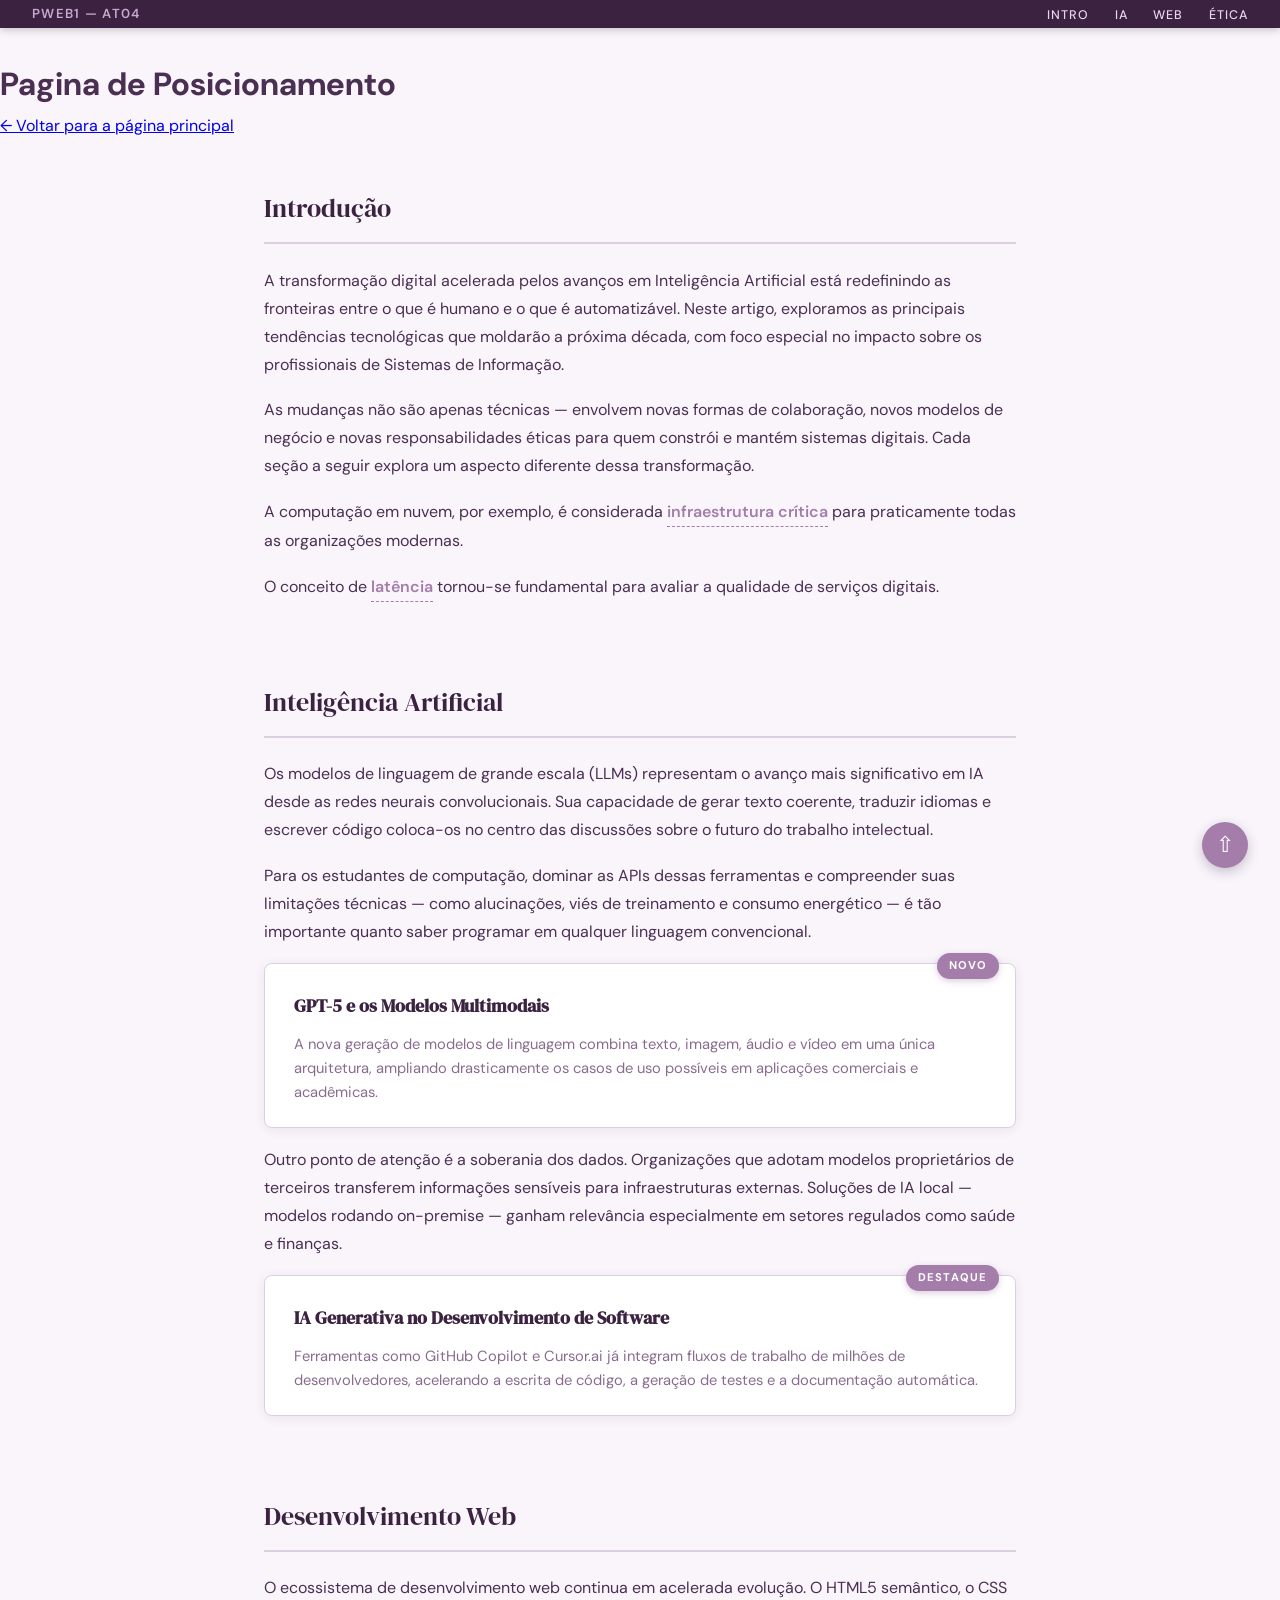
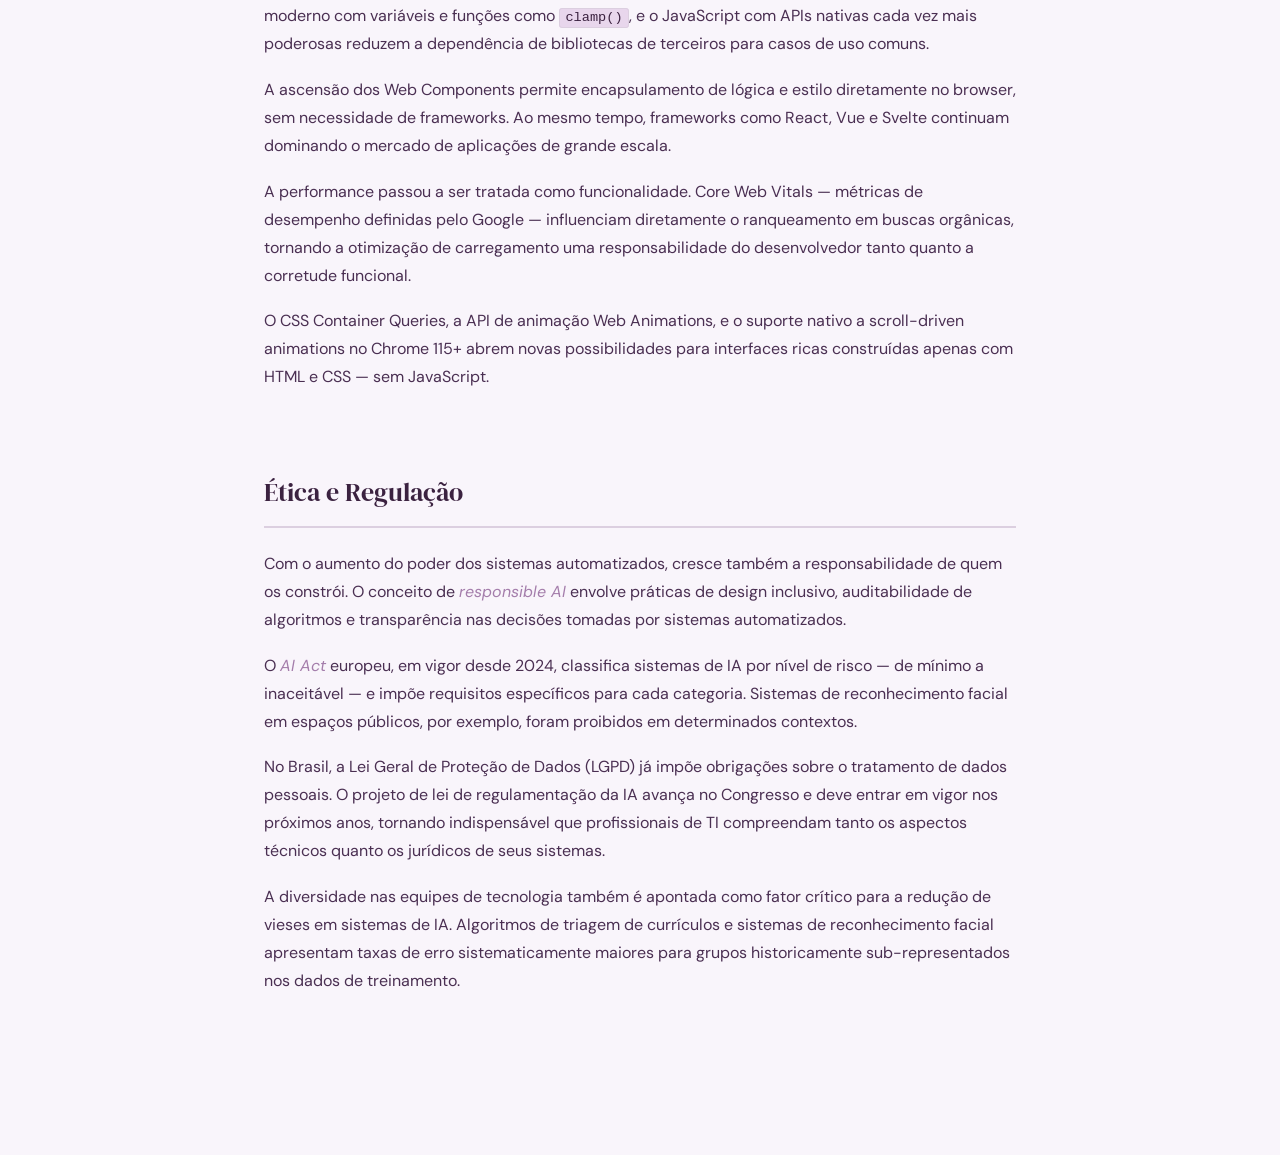
<file: cap07/at04.html>
<!DOCTYPE html>
<html lang="pt-BR">

<head>
    <meta charset="UTF-8" />
    <meta name="viewport" content="width=device-width, initial-scale=1.0" />
    <title>PWEB1 — Cap. 07 — AT04 — Posicionamento CSS</title>
    <link rel="preconnect" href="https://fonts.googleapis.com" />
    <link rel="preconnect" href="https://fonts.gstatic.com" crossorigin />
    <link
        href="https://fonts.googleapis.com/css2?family=DM+Serif+Display:ital@0;1&family=DM+Sans:wght@300;400;500;600&display=swap"
        rel="stylesheet" />
    <link rel="stylesheet" href="at04.css" />
</head>

<body id="topo">
                <header>
                    <h1>Pagina de Posicionamento </h1>
                    <p><a href="../index.html">&#8592; Voltar para a página principal</a></p>
                </header>

    <nav class="nav-fixa" aria-label="Navegação fixa">
        <span class="nav-logo">PWEB1 — AT04</span>
        <ul class="nav-links">
            <li><a href="#sec-intro">Intro</a></li>
            <li><a href="#sec-ia">IA</a></li>
            <li><a href="#sec-web">Web</a></li>
            <li><a href="#sec-etica">Ética</a></li>
        </ul>
    </nav>

    <main>

        <section id="sec-intro" class="secao">
            <h2 class="titulo-sticky">Introdução</h2>
            <div class="conteudo-secao">
                <p>
                    A transformação digital acelerada pelos avanços em Inteligência Artificial está
                    redefinindo as fronteiras entre o que é humano e o que é automatizável. Neste
                    artigo, exploramos as principais tendências tecnológicas que moldarão a próxima
                    década, com foco especial no impacto sobre os profissionais de Sistemas de
                    Informação.
                </p>
                <p>
                    As mudanças não são apenas técnicas — envolvem novas formas de colaboração,
                    novos modelos de negócio e novas responsabilidades éticas para quem constrói
                    e mantém sistemas digitais. Cada seção a seguir explora um aspecto diferente
                    dessa transformação.
                </p>

                <p>
                    A computação em nuvem, por exemplo, é considerada
                    <span class="tooltip-container">infraestrutura crítica
                        <span class="tooltip-texto">Sistemas dos quais outros dependem para funcionar</span>
                    </span>
                    para praticamente todas as organizações modernas.
                </p>

                <p>
                    O conceito de
                    <span class="tooltip-container">latência
                        <span class="tooltip-texto">Tempo de resposta entre uma requisição e sua resposta</span>
                    </span>
                    tornou-se fundamental para avaliar a qualidade de serviços digitais.
                </p>
            </div>
        </section>

        <section id="sec-ia" class="secao">
            <h2 class="titulo-sticky">Inteligência Artificial</h2>
            <div class="conteudo-secao">
                <p>
                    Os modelos de linguagem de grande escala (LLMs) representam o avanço mais
                    significativo em IA desde as redes neurais convolucionais. Sua capacidade de
                    gerar texto coerente, traduzir idiomas e escrever código coloca-os no centro
                    das discussões sobre o futuro do trabalho intelectual.
                </p>
                <p>
                    Para os estudantes de computação, dominar as APIs dessas ferramentas e
                    compreender suas limitações técnicas — como alucinações, viés de treinamento
                    e consumo energético — é tão importante quanto saber programar em qualquer
                    linguagem convencional.
                </p>

                <article class="cartao-destaque">
                    <span class="selo">NOVO</span>
                    <h3>GPT-5 e os Modelos Multimodais</h3>
                    <p>
                        A nova geração de modelos de linguagem combina texto, imagem, áudio e
                        vídeo em uma única arquitetura, ampliando drasticamente os casos de uso
                        possíveis em aplicações comerciais e acadêmicas.
                    </p>
                </article>

                <p>
                    Outro ponto de atenção é a soberania dos dados. Organizações que adotam
                    modelos proprietários de terceiros transferem informações sensíveis para
                    infraestruturas externas. Soluções de IA local — modelos rodando on-premise
                    — ganham relevância especialmente em setores regulados como saúde e finanças.
                </p>

                <article class="cartao-destaque">
                    <span class="selo">DESTAQUE</span>
                    <h3>IA Generativa no Desenvolvimento de Software</h3>
                    <p>
                        Ferramentas como GitHub Copilot e Cursor.ai já integram fluxos de trabalho
                        de milhões de desenvolvedores, acelerando a escrita de código, a geração
                        de testes e a documentação automática.
                    </p>
                </article>
            </div>
        </section>

        <section id="sec-web" class="secao">
            <h2 class="titulo-sticky">Desenvolvimento Web</h2>
            <div class="conteudo-secao">
                <p>
                    O ecossistema de desenvolvimento web continua em acelerada evolução. O HTML5
                    semântico, o CSS moderno com variáveis e funções como <code>clamp()</code>,
                    e o JavaScript com APIs nativas cada vez mais poderosas reduzem a dependência
                    de bibliotecas de terceiros para casos de uso comuns.
                </p>
                <p>
                    A ascensão dos Web Components permite encapsulamento de lógica e estilo
                    diretamente no browser, sem necessidade de frameworks. Ao mesmo tempo,
                    frameworks como React, Vue e Svelte continuam dominando o mercado de
                    aplicações de grande escala.
                </p>
                <p>
                    A performance passou a ser tratada como funcionalidade. Core Web Vitals —
                    métricas de desempenho definidas pelo Google — influenciam diretamente o
                    ranqueamento em buscas orgânicas, tornando a otimização de carregamento uma
                    responsabilidade do desenvolvedor tanto quanto a corretude funcional.
                </p>
                <p>
                    O CSS Container Queries, a API de animação Web Animations, e o suporte nativo
                    a scroll-driven animations no Chrome 115+ abrem novas possibilidades para
                    interfaces ricas construídas apenas com HTML e CSS — sem JavaScript.
                </p>
            </div>
        </section>

        <section id="sec-etica" class="secao">
            <h2 class="titulo-sticky">Ética e Regulação</h2>
            <div class="conteudo-secao">
                <p>
                    Com o aumento do poder dos sistemas automatizados, cresce também a
                    responsabilidade de quem os constrói. O conceito de <em>responsible AI</em>
                    envolve práticas de design inclusivo, auditabilidade de algoritmos e
                    transparência nas decisões tomadas por sistemas automatizados.
                </p>
                <p>
                    O <em>AI Act</em> europeu, em vigor desde 2024, classifica sistemas de IA por
                    nível de risco — de mínimo a inaceitável — e impõe requisitos específicos para
                    cada categoria. Sistemas de reconhecimento facial em espaços públicos, por
                    exemplo, foram proibidos em determinados contextos.
                </p>
                <p>
                    No Brasil, a Lei Geral de Proteção de Dados (LGPD) já impõe obrigações sobre
                    o tratamento de dados pessoais. O projeto de lei de regulamentação da IA
                    avança no Congresso e deve entrar em vigor nos próximos anos, tornando
                    indispensável que profissionais de TI compreendam tanto os aspectos técnicos
                    quanto os jurídicos de seus sistemas.
                </p>
                <p>
                    A diversidade nas equipes de tecnologia também é apontada como fator crítico
                    para a redução de vieses em sistemas de IA. Algoritmos de triagem de
                    currículos e sistemas de reconhecimento facial apresentam taxas de erro
                    sistematicamente maiores para grupos historicamente sub-representados nos
                    dados de treinamento.
                </p>
            </div>
        </section>

    </main>

    <a class="btn-topo" href="#topo" aria-label="Voltar ao topo da página">&#8679;</a>

</body>

</html>
</file>
<file: cap07/at02.css>
*,
*::before,
*::after {
    box-sizing: border-box;
    margin: 0;
    padding: 0;
}


html {
    font-size: 16px;
}

body {
    font-family: 'DM Sans', Arial, sans-serif;
    line-height: 1.75;
    background-color: #f9f5fb;
    color: #4a2f52;
    -webkit-font-smoothing: antialiased;
}


.container {
    max-width: 720px;
    margin: 0 auto;
    padding: 0 1.5rem 4rem;
}

.site-header {
    background-color: #3b2240;
    padding: 1rem 2rem;
    margin-bottom: 0;
}

.site-header a {
    color: #c9a8d1;
    text-decoration: none;
    font-size: 0.82rem;
    font-weight: 500;
    letter-spacing: .06em;
    transition: color .2s;
}

.site-header a:hover {
    color: #fff;
}

.article-header {
    padding: 3rem 0 2rem;
    background-color: transparent;
    border-bottom: 1px solid #dccfe0;
    margin-bottom: 2rem;
}

.article-header .label {
    font-size: 0.72rem;
    font-weight: 600;
    letter-spacing: .18em;
    text-transform: uppercase;
    color: #A47DAB;
    margin-bottom: 0.75rem;
}

h1 {
    font-family: 'DM Serif Display', Georgia, serif;
    font-size: 2.4rem;
    font-weight: 400;
    color: #3b2240;
    line-height: 1.2;
    letter-spacing: -.02em;
    margin-bottom: 1rem;
}

.article-header .meta {
    font-size: 0.875rem;
    color: #8a6b90;
    margin-top: .5rem;
}


h2 {
    font-family: 'DM Serif Display', Georgia, serif;
    font-size: 1.5rem;
    font-weight: 400;
    color: #3b2240;
    margin-top: 2.5rem;
    margin-bottom: 1rem;
    line-height: 1.3;
}


p {
    font-size: 1rem;
    margin-bottom: 1.25rem;
    color: #4a2f52;
}


blockquote {
    border-left: 5px solid #A47DAB;
    padding: 1rem 0 1rem 1.5rem;
    margin: 2rem 0;
    font-style: italic;
    color: #8a6b90;
    background-color: #f0eaf4;
    border-radius: 0 6px 6px 0;
}

blockquote p {
    font-size: 1.1rem;
    margin-bottom: .3rem;
    color: #8a6b90;
}

blockquote cite {
    font-size: 0.82rem;
    font-style: normal;
    font-weight: 600;
    color: #A47DAB;
}


.article-footer {
    padding: 1.5rem 1.5rem;
    background-color: #3b2240;
    border-radius: 6px;
    margin-top: 3rem;
    color: #c9a8d1;
    font-size: 0.85rem;
    text-align: center;
}

.article-footer strong {
    color: #e8d6ec;
}

em {
    color: #A47DAB;
    font-style: italic;
}
</file>
<file: cap07/at03.css>
*,
*::before,
*::after {
    box-sizing: border-box;
    margin: 0;
    padding: 0;
}

html {
    font-size: 16px;
}

body {
    font-family: 'DM Sans', Arial, sans-serif;
    background-color: #f9f5fb;
    color: #4a2f52;
    line-height: 1.7;
    -webkit-font-smoothing: antialiased;
}

header {
    background-color: #3b2240;
    padding: 2rem 2.5rem;
    color: #e8d6ec;
}

header h1 {
    font-family: 'DM Serif Display', serif;
    font-size: 1.8rem;
    font-weight: 400;
    color: #fff;
    margin-bottom: .5rem;
}

header a {
    color: #c9a8d1;
    text-decoration: none;
    font-size: .8rem;
    letter-spacing: .06em;
}

header a:hover {
    color: #fff;
}

main {
    max-width: 860px;
    margin: 0 auto;
    padding: 2rem 1.5rem 4rem;
    display: flex;
    flex-direction: column;
    gap: 2.5rem;
}

section {
    background: #fff;
    border: 1px solid #dccfe0;
    border-radius: 8px;
    padding: 2rem 2.2rem;
    box-shadow: 0 2px 12px rgba(59, 34, 64, .06);
}

section h2 {
    font-family: 'DM Serif Display', serif;
    font-size: 1.35rem;
    color: #3b2240;
    margin-bottom: .5rem;
}

section .desc {
    font-size: .85rem;
    color: #8a6b90;
    margin-bottom: 1.2rem;
}

code {
    background: #f0eaf4;
    border: 1px solid #dccfe0;
    border-radius: 3px;
    padding: .1em .4em;
    font-size: .85em;
    font-family: 'Courier New', monospace;
    color: #3b2240;
}

/* ══════════════════════════════════════════════
   SEÇÃO 1 — SELETORES DE ATRIBUTO
   ══════════════════════════════════════════════ */

#sec-atributo ul {
    list-style: none;
    display: flex;
    flex-direction: column;
    gap: .6rem;
}

#sec-atributo ul li a {
    display: inline-block;
    font-weight: 500;
    text-decoration: none;
    padding: .3rem .6rem;
    border-radius: 4px;
    transition: opacity .2s;
}

#sec-atributo ul li a:hover {
    opacity: .75;
}

a[href^="https"] {
    color: #2d6a3f;
    background-color: #d4edda;
    border: 1px solid #b2dfcc;
}

a[href^="http:"] {
    color: #721c24;
    background-color: #f8d7da;
    border: 1px solid #f5c2c7;
}

a[href^="http:"]::after {
    content: " ⚠";
    font-style: normal;
}

a[href$=".pdf"] {
    color: #7a4a00;
    background-color: #fff3cd;
    border: 1px solid #ffc107;
}

a[href$=".pdf"]::after {
    content: " [PDF]";
    font-size: .8em;
    font-weight: 600;
}

a[href^="#"] {
    color: #6c757d;
    background-color: #f8f9fa;
    border: 1px solid #dee2e6;
    font-style: italic;
}

a[target="_blank"]::after {
    content: " ↗";
    font-size: .9em;
}


/* ══════════════════════════════════════════════
   SEÇÃO 2 — PSEUDO-CLASSES ESTRUTURAIS
   ══════════════════════════════════════════════ */

#sec-estrutural ol {
    padding-left: 1.4rem;
}

#sec-estrutural ol li {
    padding: .45rem .8rem;
    border-radius: 4px;
    transition: background .15s;
}

#sec-estrutural ol li:first-child {
    font-weight: bold;
    color: #3b2240;
}

#sec-estrutural ol li:last-child {
    color: #A47DAB;
    font-style: italic;
}

#sec-estrutural ol li:nth-child(even) {
    background-color: #f0eaf4;
}

#sec-estrutural ol li:nth-child(odd) {
    background-color: #faf7fc;
}

#sec-estrutural ol li:nth-child(3) {
    border-left: 4px solid #A47DAB;
    padding-left: .6rem;
    font-weight: 600;
}


/* ══════════════════════════════════════════════
   SEÇÃO 3 — PSEUDO-CLASSES DE ESTADO
   ══════════════════════════════════════════════ */

#sec-estado form {
    display: flex;
    flex-direction: column;
    gap: .5rem;
    max-width: 420px;
}

#sec-estado label {
    font-size: .84rem;
    font-weight: 600;
    color: #3b2240;
    margin-top: .5rem;
}

#sec-estado input[type="text"],
#sec-estado input[type="email"] {
    padding: .55rem .85rem;
    font-family: inherit;
    font-size: .9rem;
    border: 1px solid #dccfe0;
    border-radius: 4px;
    outline: none;
    background-color: #faf7fc;
    transition: border-color .2s, box-shadow .2s;
}

#sec-estado input:focus {
    border-color: #A47DAB;
    box-shadow: 0 0 0 3px rgba(164, 125, 171, .25);
    outline-offset: 2px;
}

#sec-estado input:disabled {
    background-color: #e9ecef;
    color: #6c757d;
    cursor: not-allowed;
    border-color: #ced4da;
}

#sec-estado input:required {
    border-left: 3px solid #A47DAB;
}

#sec-estado input:valid {
    border-color: #28a745;
}

#sec-estado input:invalid {
    border-color: #dc3545;
}

#sec-estado input[type="checkbox"]:checked+span {
    font-weight: bold;
    color: #3b2240;
}

.label-check {
    display: flex;
    align-items: center;
    gap: .5rem;
    font-weight: 400 !important;
    cursor: pointer;
    margin-top: .3rem;
}

.label-check input {
    width: 16px;
    height: 16px;
    accent-color: #A47DAB;
}

#sec-estado button {
    margin-top: .5rem;
    padding: .6rem 1.4rem;
    background-color: #A47DAB;
    color: #fff;
    border: none;
    border-radius: 4px;
    font-size: .88rem;
    font-weight: 600;
    cursor: pointer;
    transition: background .2s;
    align-self: flex-start;
}

#sec-estado button:hover {
    background-color: #3b2240;
}


/* ══════════════════════════════════════════════
   SEÇÃO 4 — PSEUDO-ELEMENTOS
   ══════════════════════════════════════════════ */


.citacao {
    font-size: 1.1rem;
    font-style: italic;
    color: #4a2f52;
    padding: .5rem 0;
    position: relative;
    display: inline-block;
}

.citacao::before {
    content: "\201C";
    font-size: 2.5rem;
    color: #A47DAB;
    line-height: 0;
    vertical-align: -.55rem;
    margin-right: .15rem;
}

.citacao::after {
    content: "\201D";
    font-size: 2.5rem;
    color: #A47DAB;
    line-height: 0;
    vertical-align: -.55rem;
    margin-left: .15rem;
}

.obrigatorio::after {
    content: " *";
    color: #dc3545;
    font-weight: 700;
    font-size: 1.1em;
}

::selection {
    background-color: #c9a8d1;
    color: #3b2240;
}

.input-custom {
    padding: .6rem .9rem;
    border: 1px solid #dccfe0;
    border-radius: 4px;
    font-family: inherit;
    font-size: .9rem;
    outline: none;
    background-color: #faf7fc;
    margin-top: .8rem;
    width: 100%;
    max-width: 320px;
}

.input-custom::placeholder {
    color: #A47DAB;
    font-style: italic;
}




#sec-combinadores h3 {
    font-family: 'DM Serif Display', serif;
    font-size: 1.1rem;
    color: #3b2240;
    margin-bottom: .3rem;
    margin-top: .5rem;
}

#sec-combinadores p {
    color: #4a2f52;
    margin-bottom: .5rem;
    font-size: .92rem;
}

#sec-combinadores h3+p {
    font-size: 1.05rem;
    color: #A47DAB;
    font-weight: 500;
    border-left: 3px solid #c9a8d1;
    padding-left: .8rem;
}

#sec-combinadores ul {
    list-style: none;
    margin-top: 1rem;
    display: flex;
    flex-direction: column;
    gap: .4rem;
}

#sec-combinadores ul li {
    padding: .4rem .8rem;
    border-radius: 4px;
    font-size: .9rem;
}

#sec-combinadores ul li:not(.ativo) {
    opacity: .45;
    font-style: italic;
    color: #8a6b90;
}

#sec-combinadores ul li.ativo {
    font-weight: bold;
    color: #3b2240;
    background-color: #f0eaf4;
}

#sec-combinadores ul li.ativo::before {
    content: "✔ ";
    color: #A47DAB;
}
</file>
<file: cap07/at04.css>
:root {
    --cor-primaria: #A47DAB;
    --cor-secundaria: #c9a8d1;
    --cor-fundo: #f9f5fb;
    --cor-fundo-alt: #ffffff;
    --cor-texto: #4a2f52;
    --cor-ink: #3b2240;
    --cor-muted: #8a6b90;
    --cor-borda: #dccfe0;
    --cor-destaque: #e8d6ec;

    --altura-nav: 56px;
    --espaco-md: 1rem;
    --espaco-lg: 2rem;
    --raio-borda: 8px;
    --raio-circulo: 9999px;

    --z-nav: 1000;
    --z-sticky: 100;
    --z-btn-topo: 999;
    --z-tooltip: 500;
}

*,
*::before,
*::after {
    box-sizing: border-box;
    margin: 0;
    padding: 0;
}

html {
    font-size: 16px;
    scroll-behavior: smooth;
}

body {
    font-family: 'DM Sans', Arial, sans-serif;
    background-color: var(--cor-fundo);
    color: var(--cor-texto);
    line-height: 1.75;
    -webkit-font-smoothing: antialiased;

    padding-top: var(--altura-nav);
}

.nav-fixa {
    position: fixed;
    top: 0;
    left: 600;
    width: 100%;
    height: 600;
    z-index: var(--z-nav);
    background-color: var(--cor-ink);
    padding: 0 var(--espaco-lg);
    display: flex;
    align-items: center;
    justify-content: space-between;
    box-shadow: 0 2px 8px rgba(0, 0, 0, .2);
}

.nav-logo {
    color: var(--cor-secundaria);
    font-weight: 600;
    font-size: .82rem;
    letter-spacing: .1em;
    text-transform: uppercase;
}

.nav-links {
    list-style: none;
    display: flex;
    gap: 1.6rem;
}

.nav-links a {
    color: var(--cor-destaque);
    text-decoration: none;
    font-size: .78rem;
    font-weight: 500;
    letter-spacing: .08em;
    text-transform: uppercase;
    padding: .3rem 0;
    border-bottom: 2px solid transparent;
    transition: color .2s, border-color .2s;
}

.nav-links a:hover {
    color: #fff;
    border-bottom-color: var(--cor-secundaria);
}

main {
    max-width: 800px;
    margin: 0 auto;
    padding: 2rem 1.5rem 6rem;
}

.secao {
    margin-bottom: 4rem;
}


.titulo-sticky {
    position: sticky;
    top: var(--altura-nav);
    z-index: var(--z-sticky);
    background-color: var(--cor-fundo);
    font-family: 'DM Serif Display', serif;
    font-size: 1.6rem;
    font-weight: 400;
    color: var(--cor-ink);
    padding: .9rem 0 .7rem;
    border-bottom: 2px solid var(--cor-borda);
    margin-bottom: 1.4rem;
}

.conteudo-secao {
    display: flex;
    flex-direction: column;
    gap: 1.1rem;
}

.conteudo-secao p {
    font-size: 1rem;
    color: var(--cor-texto);
}

code {
    background: var(--cor-destaque);
    border: 1px solid var(--cor-borda);
    border-radius: 3px;
    padding: .1em .4em;
    font-size: .85em;
    font-family: 'Courier New', monospace;
    color: var(--cor-ink);
}

em {
    color: var(--cor-primaria);
    font-style: italic;
}


.cartao-destaque {
    position: relative;
    background-color: var(--cor-fundo-alt);
    border: 1px solid var(--cor-borda);
    border-radius: var(--raio-borda);
    padding: 1.6rem 1.8rem 1.4rem;
    box-shadow: 0 2px 12px rgba(59, 34, 64, .08);
    overflow: visible;
}

.cartao-destaque h3 {
    font-family: 'DM Serif Display', serif;
    font-size: 1.15rem;
    color: var(--cor-ink);
    margin-bottom: .6rem;
}

.cartao-destaque p {
    font-size: .92rem;
    color: var(--cor-muted);
    line-height: 1.65;
}

.selo {
    position: absolute;
    top: -.7rem;
    right: 1rem;
    background-color: var(--cor-primaria);
    color: #fff;
    font-size: .7rem;
    font-weight: 700;
    letter-spacing: .1em;
    text-transform: uppercase;
    padding: .2rem .75rem;
    border-radius: var(--raio-circulo);
    box-shadow: 0 2px 6px rgba(164, 125, 171, .4);
}


.btn-topo {
    position: fixed;
    bottom: var(--espaco-lg);
    right: var(--espaco-lg);
    z-index: var(--z-btn-topo);

    width: 46px;
    height: 46px;
    display: flex;
    align-items: center;
    justify-content: center;

    background-color: var(--cor-primaria);
    color: #fff;
    text-decoration: none;
    font-size: 1.4rem;
    border-radius: var(--raio-circulo);
    box-shadow: 0 4px 12px rgba(59, 34, 64, .25);
    transition: background-color .2s, transform .2s;
}

.btn-topo:hover {
    background-color: var(--cor-ink);
    transform: translateY(-3px);
}

.tooltip-container {
    position: relative;
    display: inline-block;
    cursor: help;
    color: var(--cor-primaria);
    font-weight: 600;
    border-bottom: 1px dashed var(--cor-primaria);
}

.tooltip-texto {
    visibility: hidden;
    position: absolute;
    bottom: 125%;
    left: 50%;
    transform: translateX(-50%);

    background-color: var(--cor-ink);
    color: var(--cor-destaque);
    font-size: .78rem;
    font-weight: 400;
    line-height: 1.4;
    padding: .4rem .8rem;
    border-radius: 4px;
    white-space: nowrap;
    z-index: var(--z-tooltip);
    box-shadow: 0 4px 12px rgba(0, 0, 0, .2);
    pointer-events: none;

    transition: opacity .15s;
    opacity: 0;
}

.tooltip-texto::after {
    content: '';
    position: absolute;
    top: 100%;
    left: 50%;
    transform: translateX(-50%);
    border: 5px solid transparent;
    border-top-color: var(--cor-ink);
}

.tooltip-container:hover .tooltip-texto {
    visibility: visible;
    opacity: 1;
}
</file>
